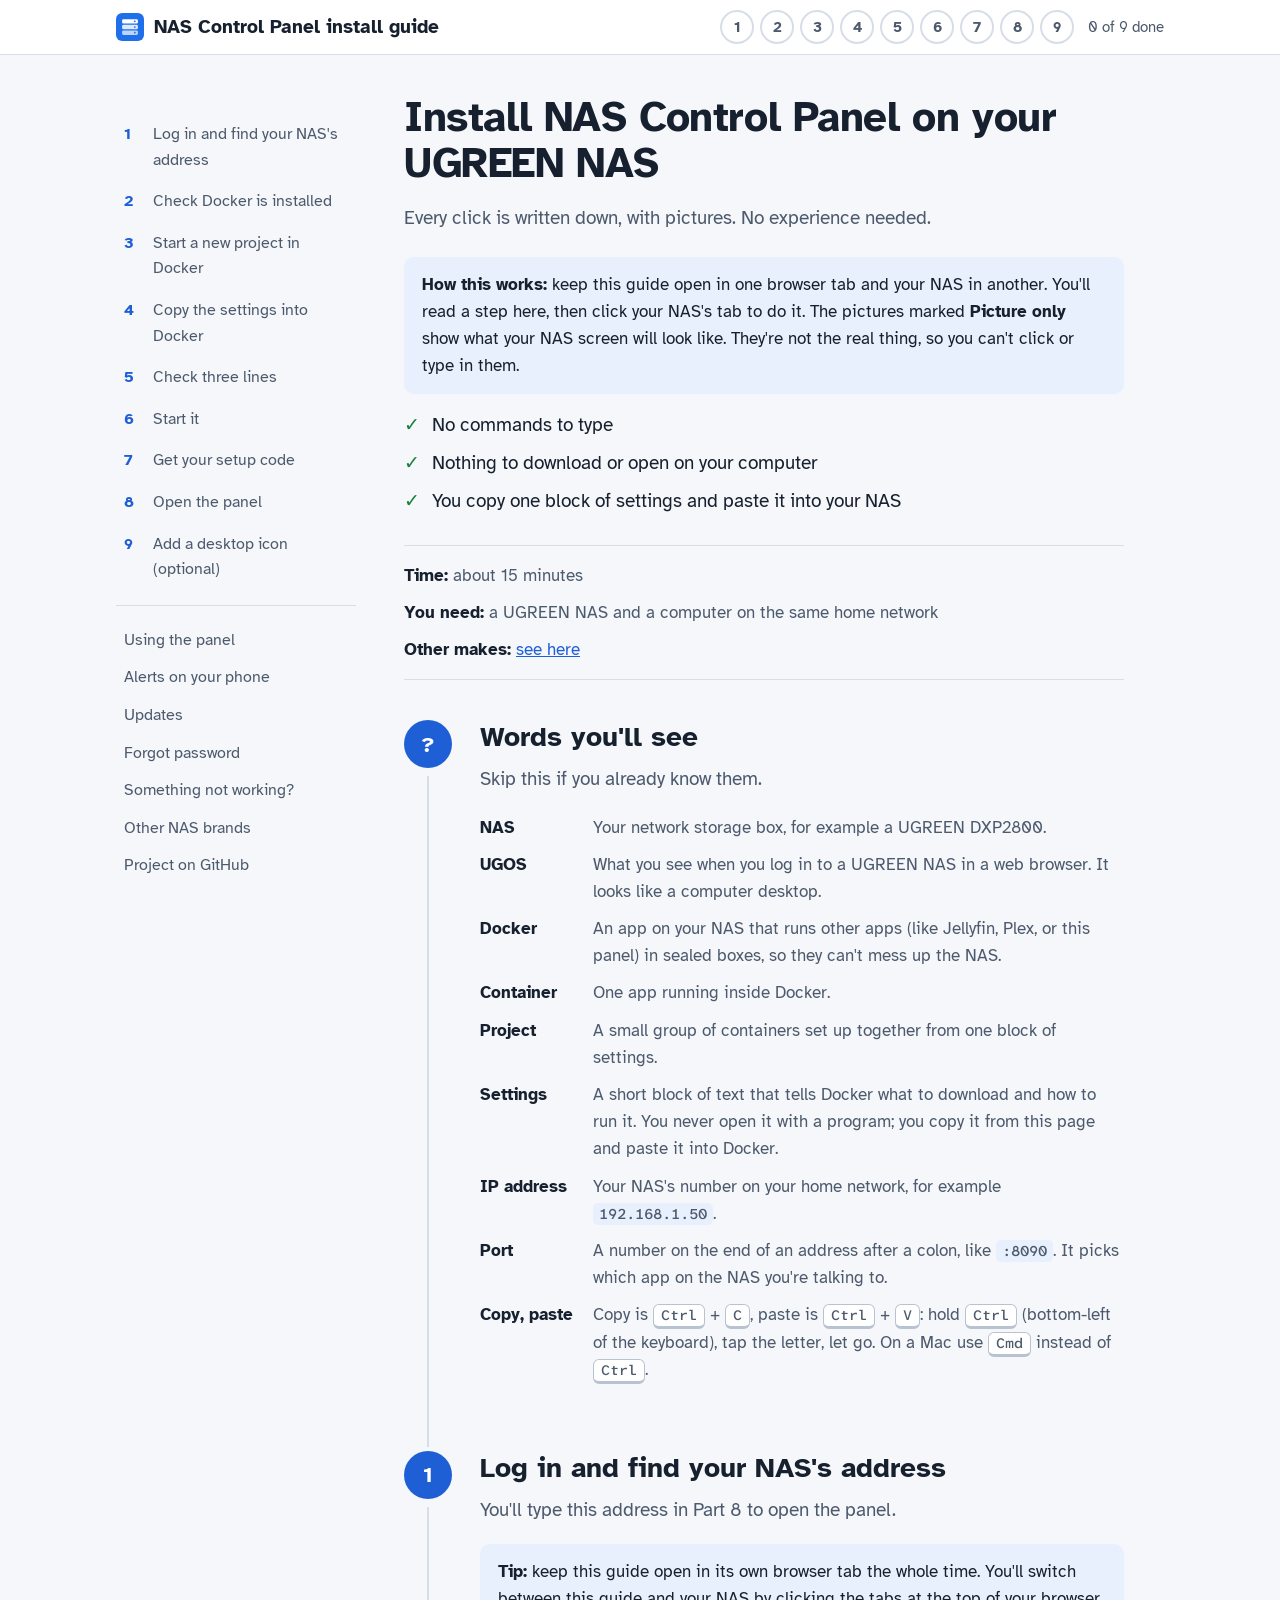
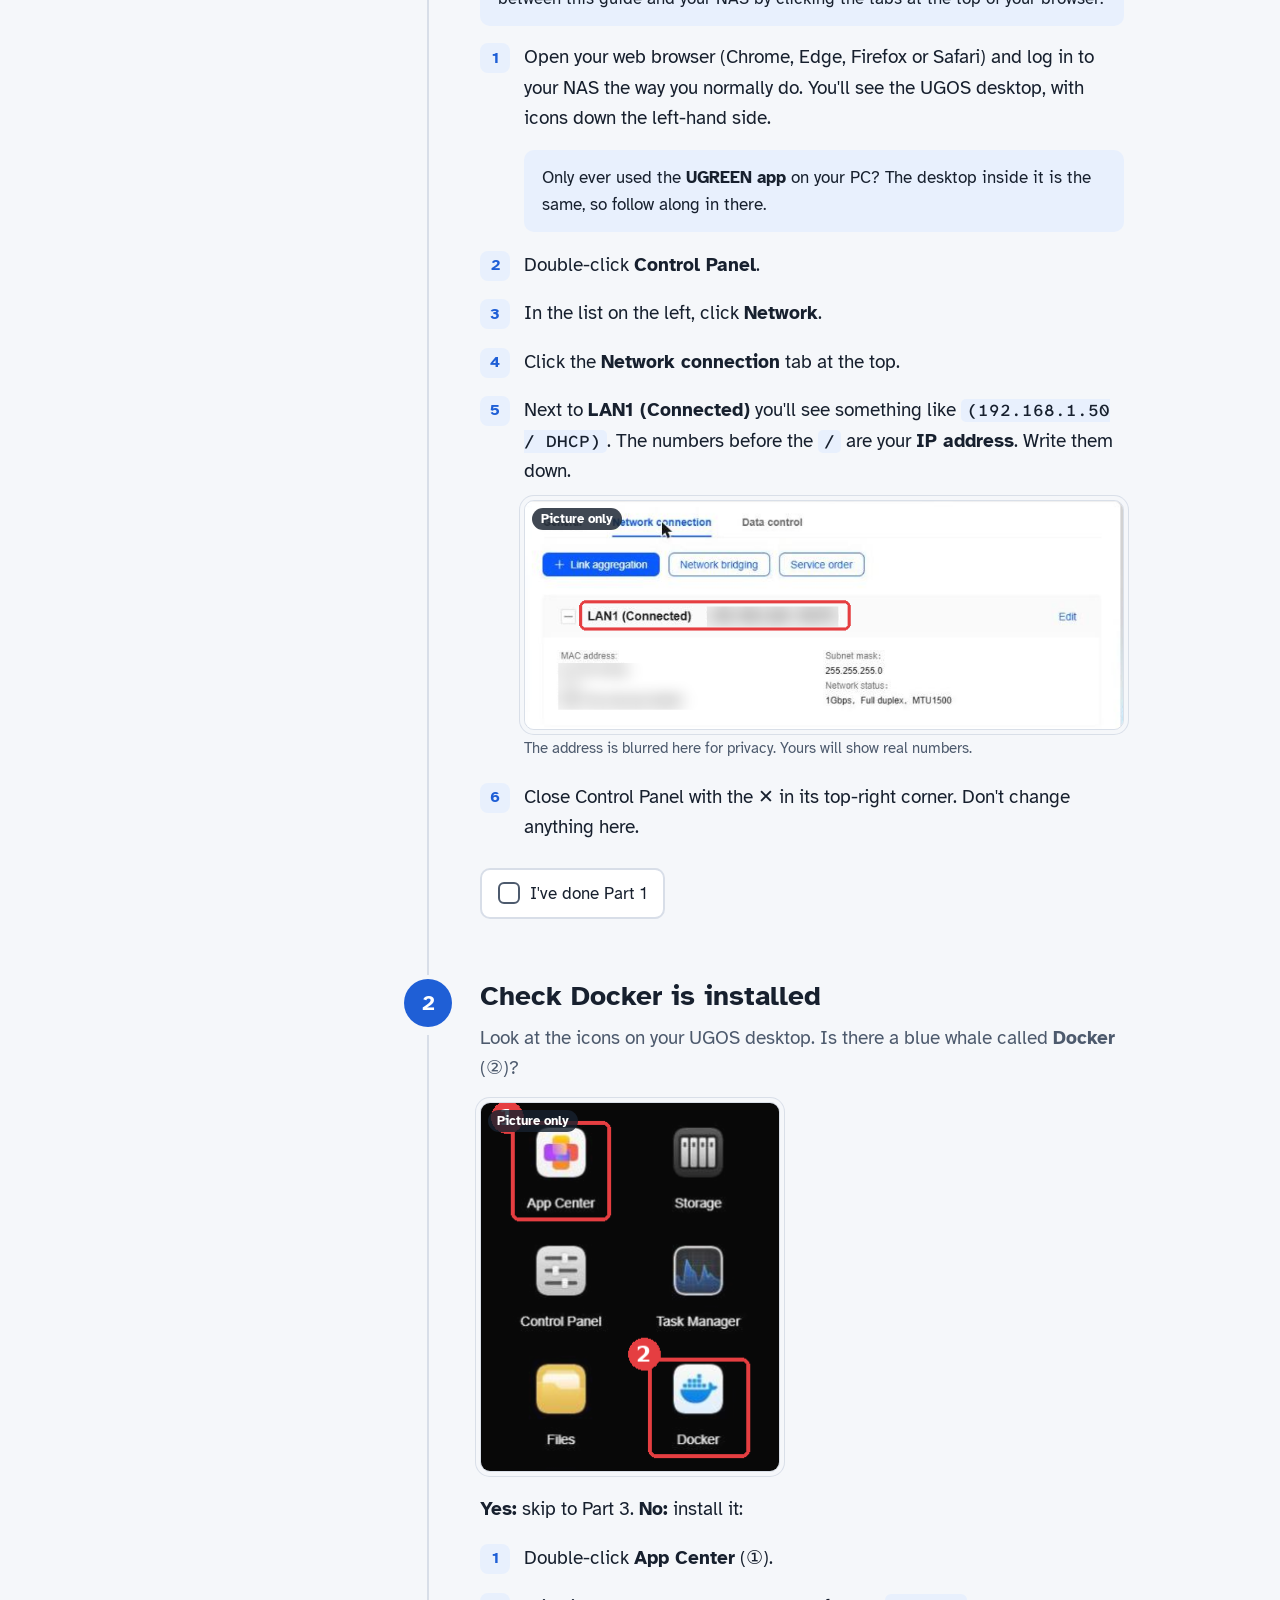
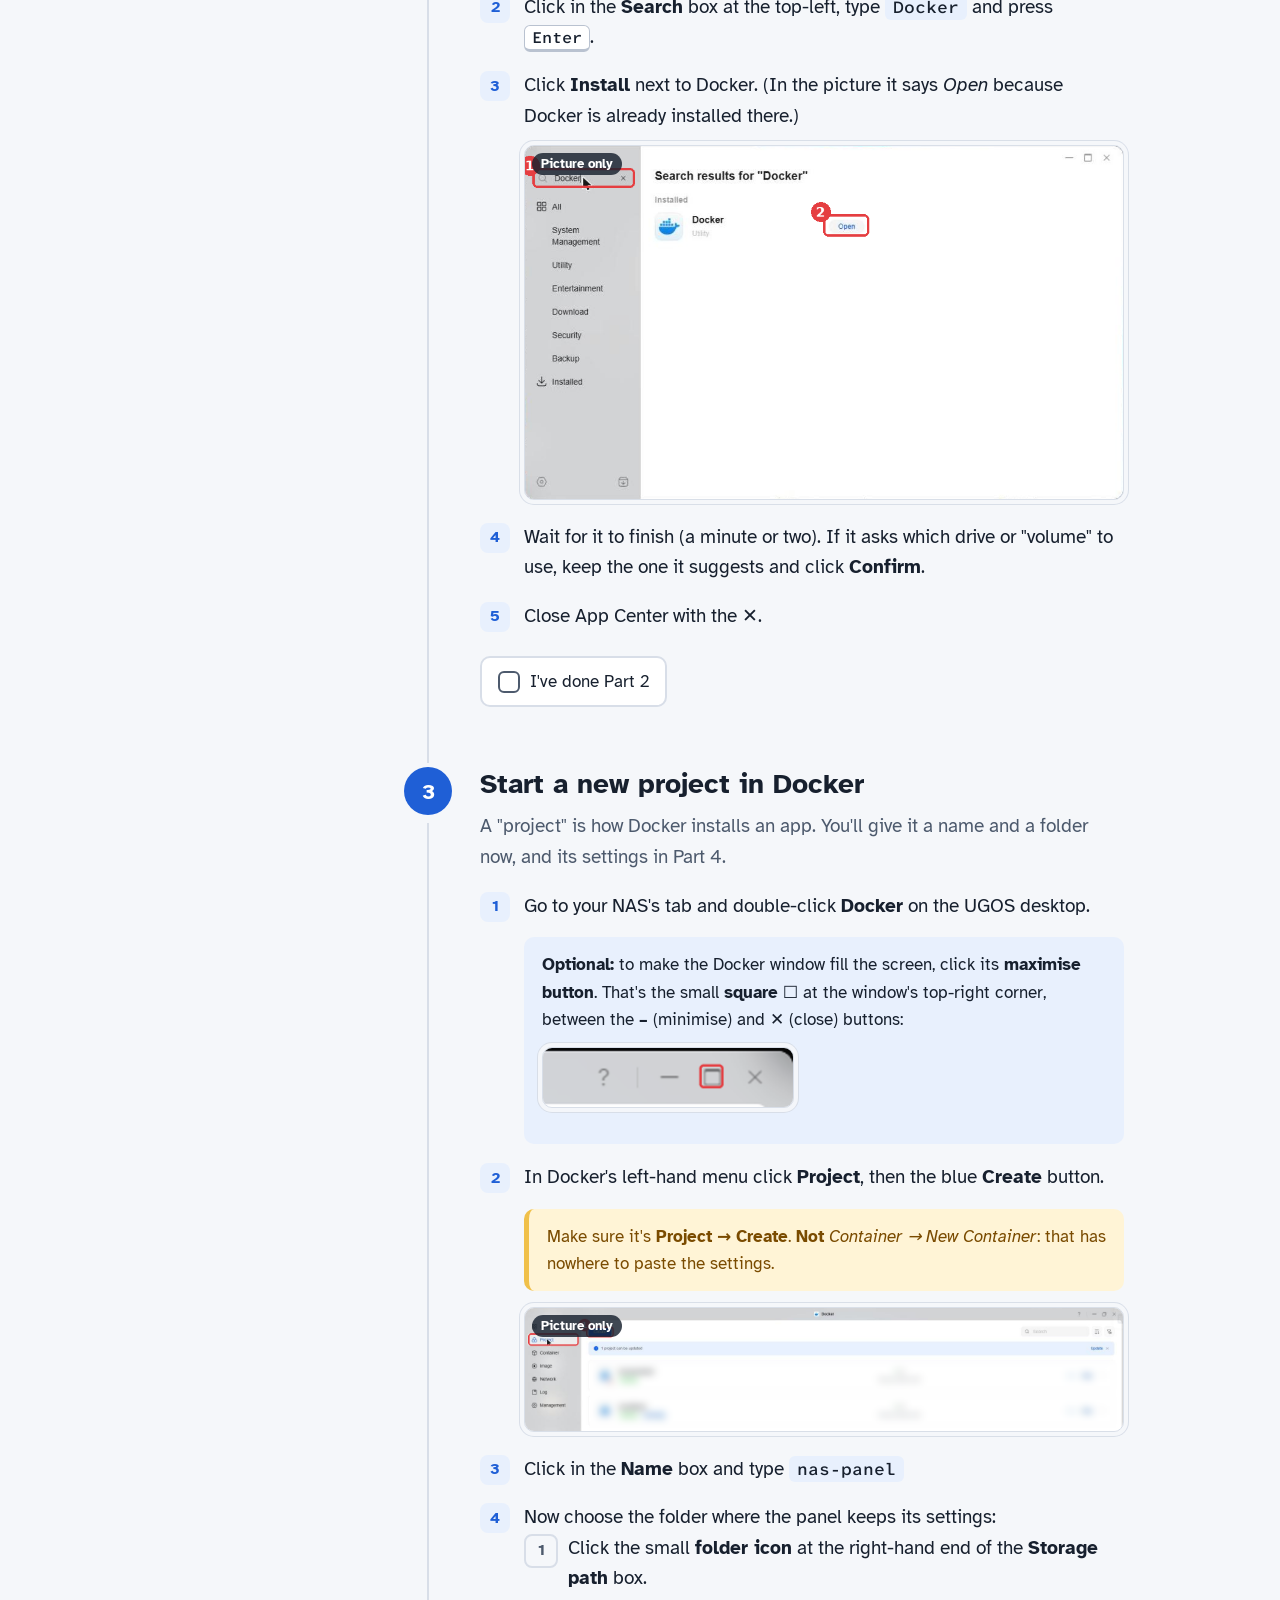
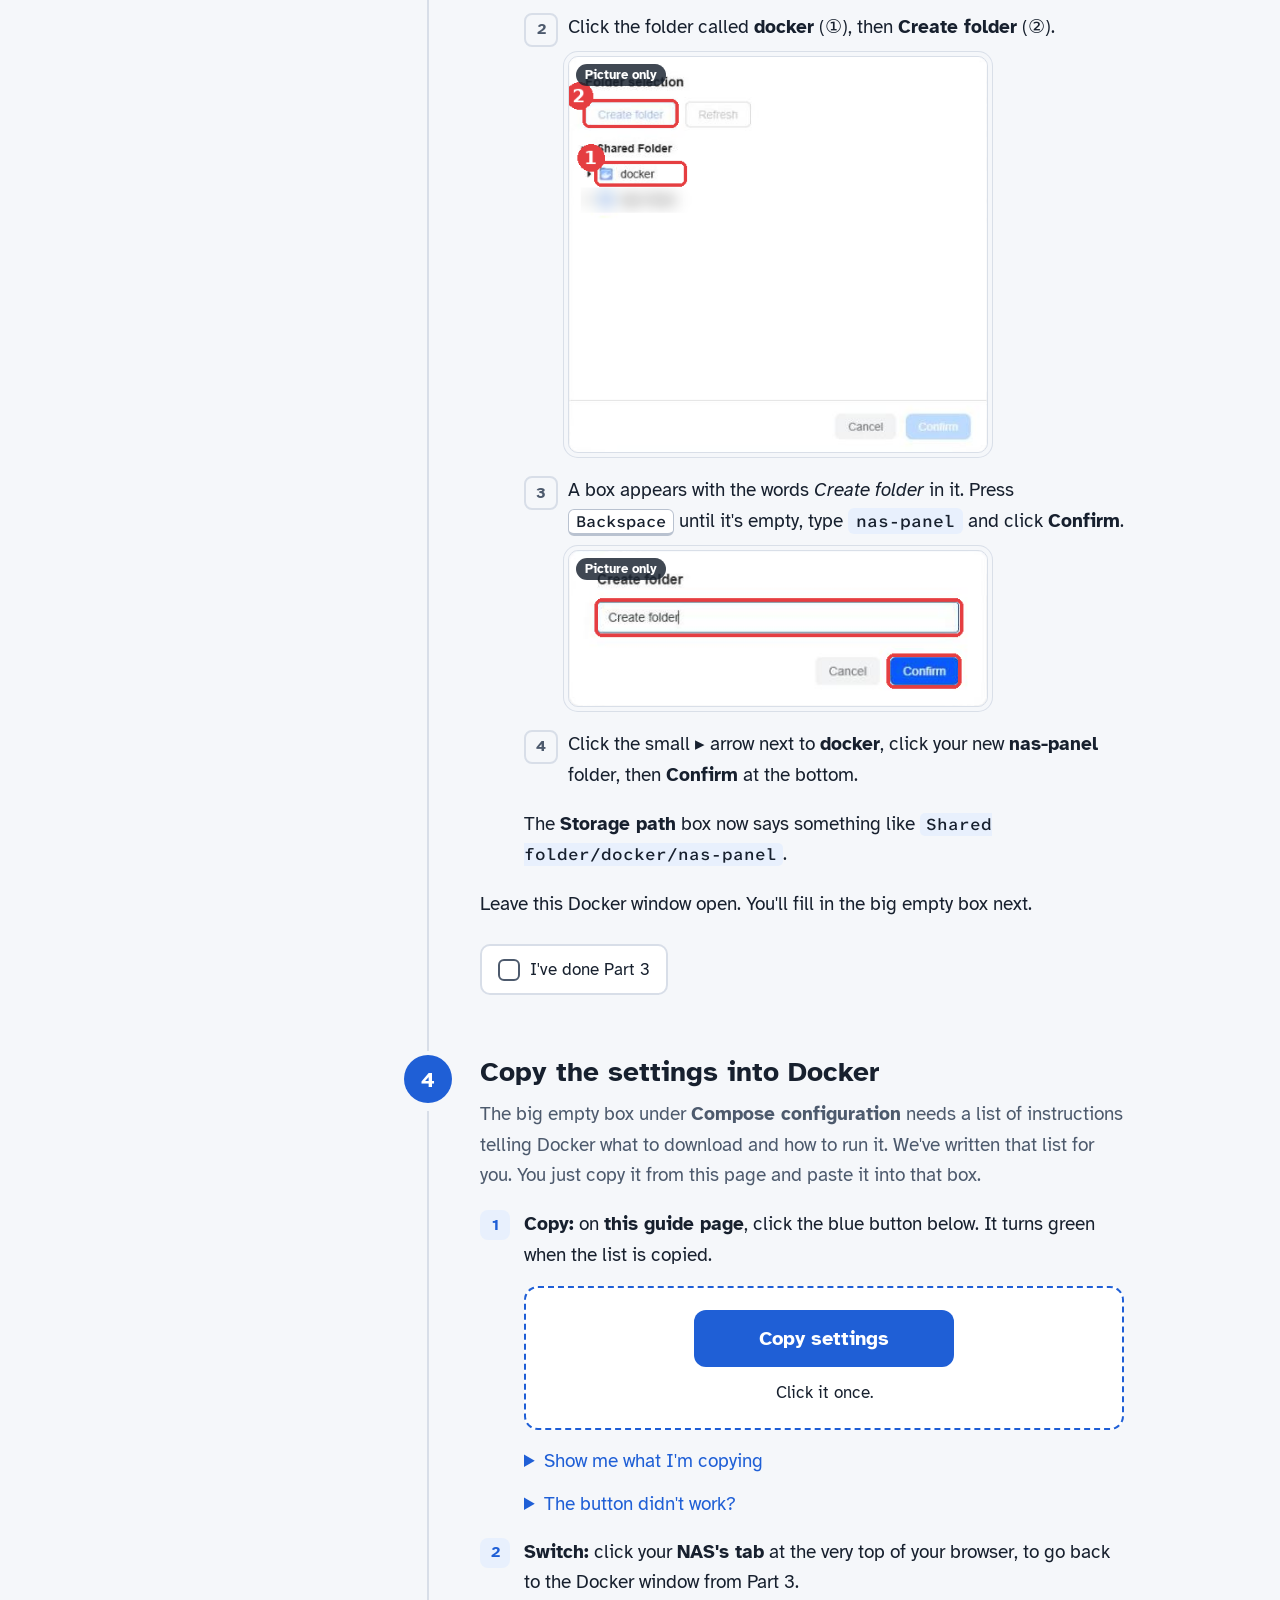
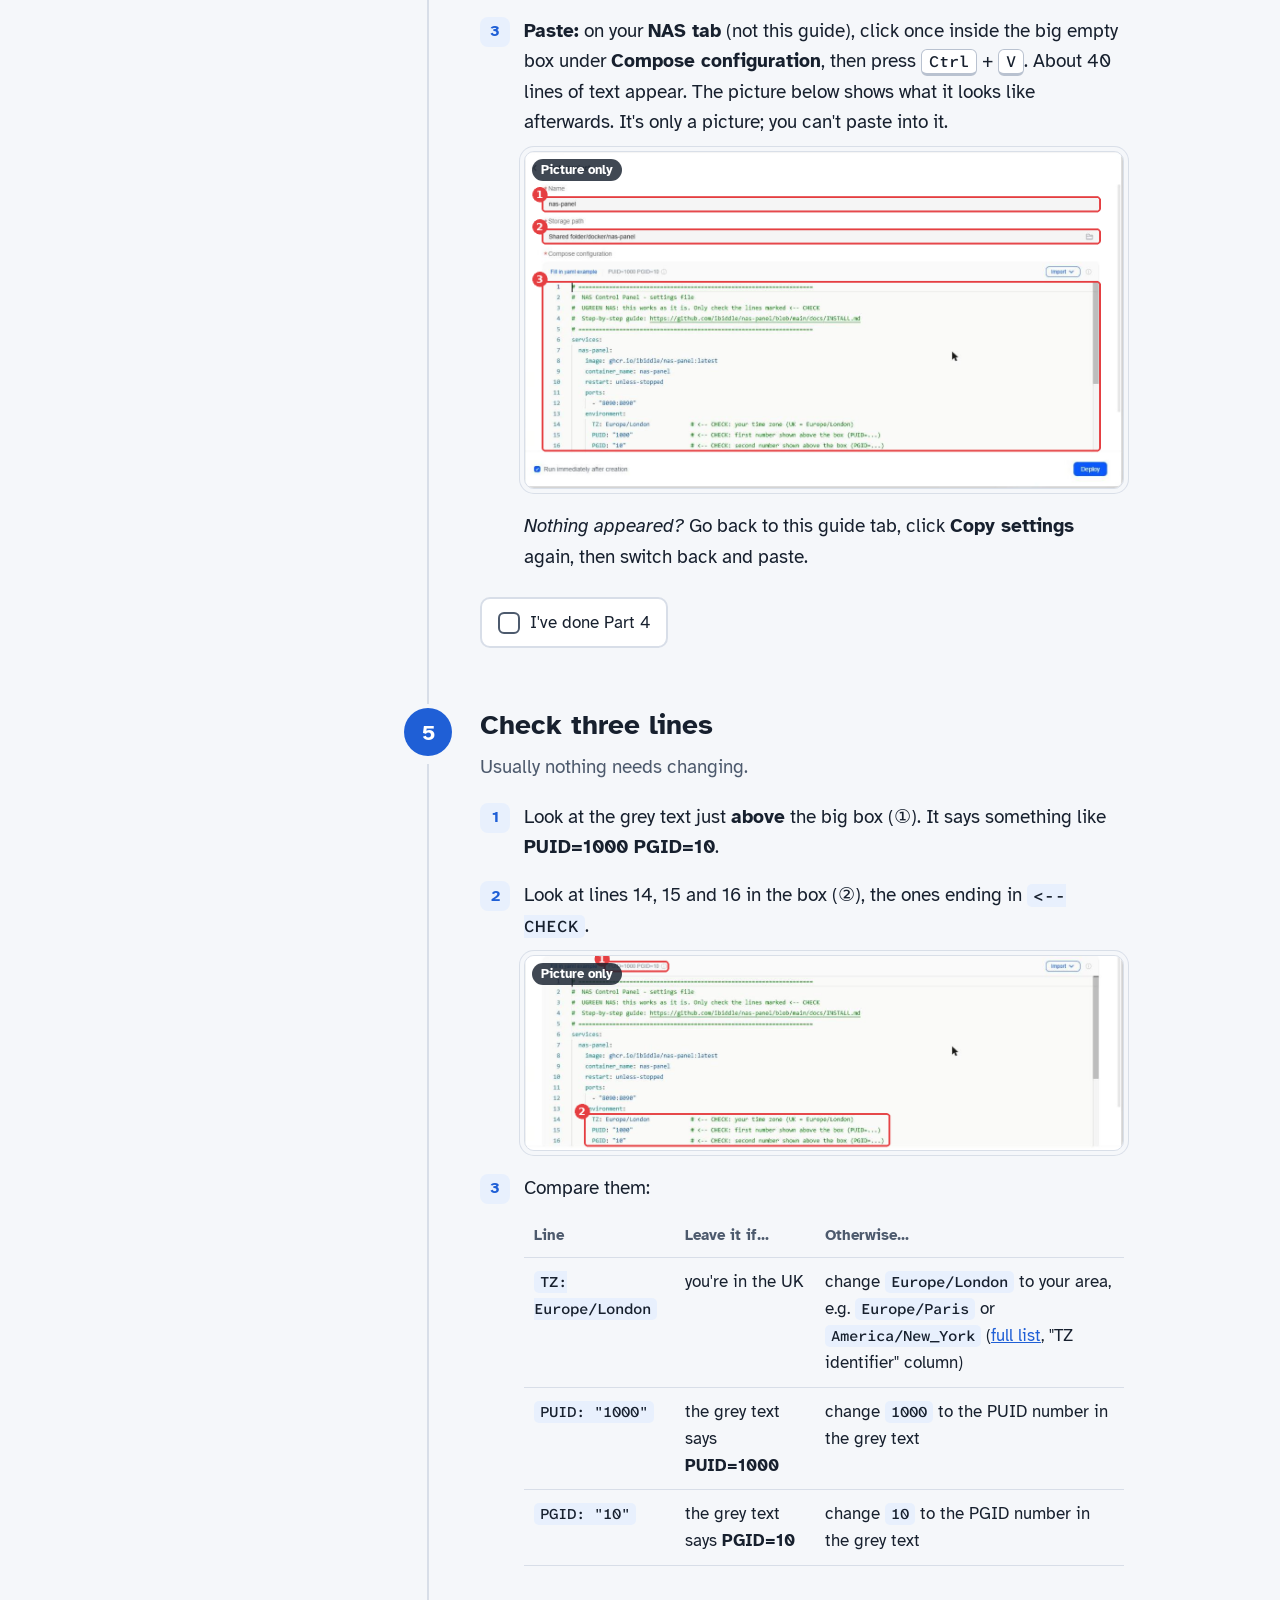
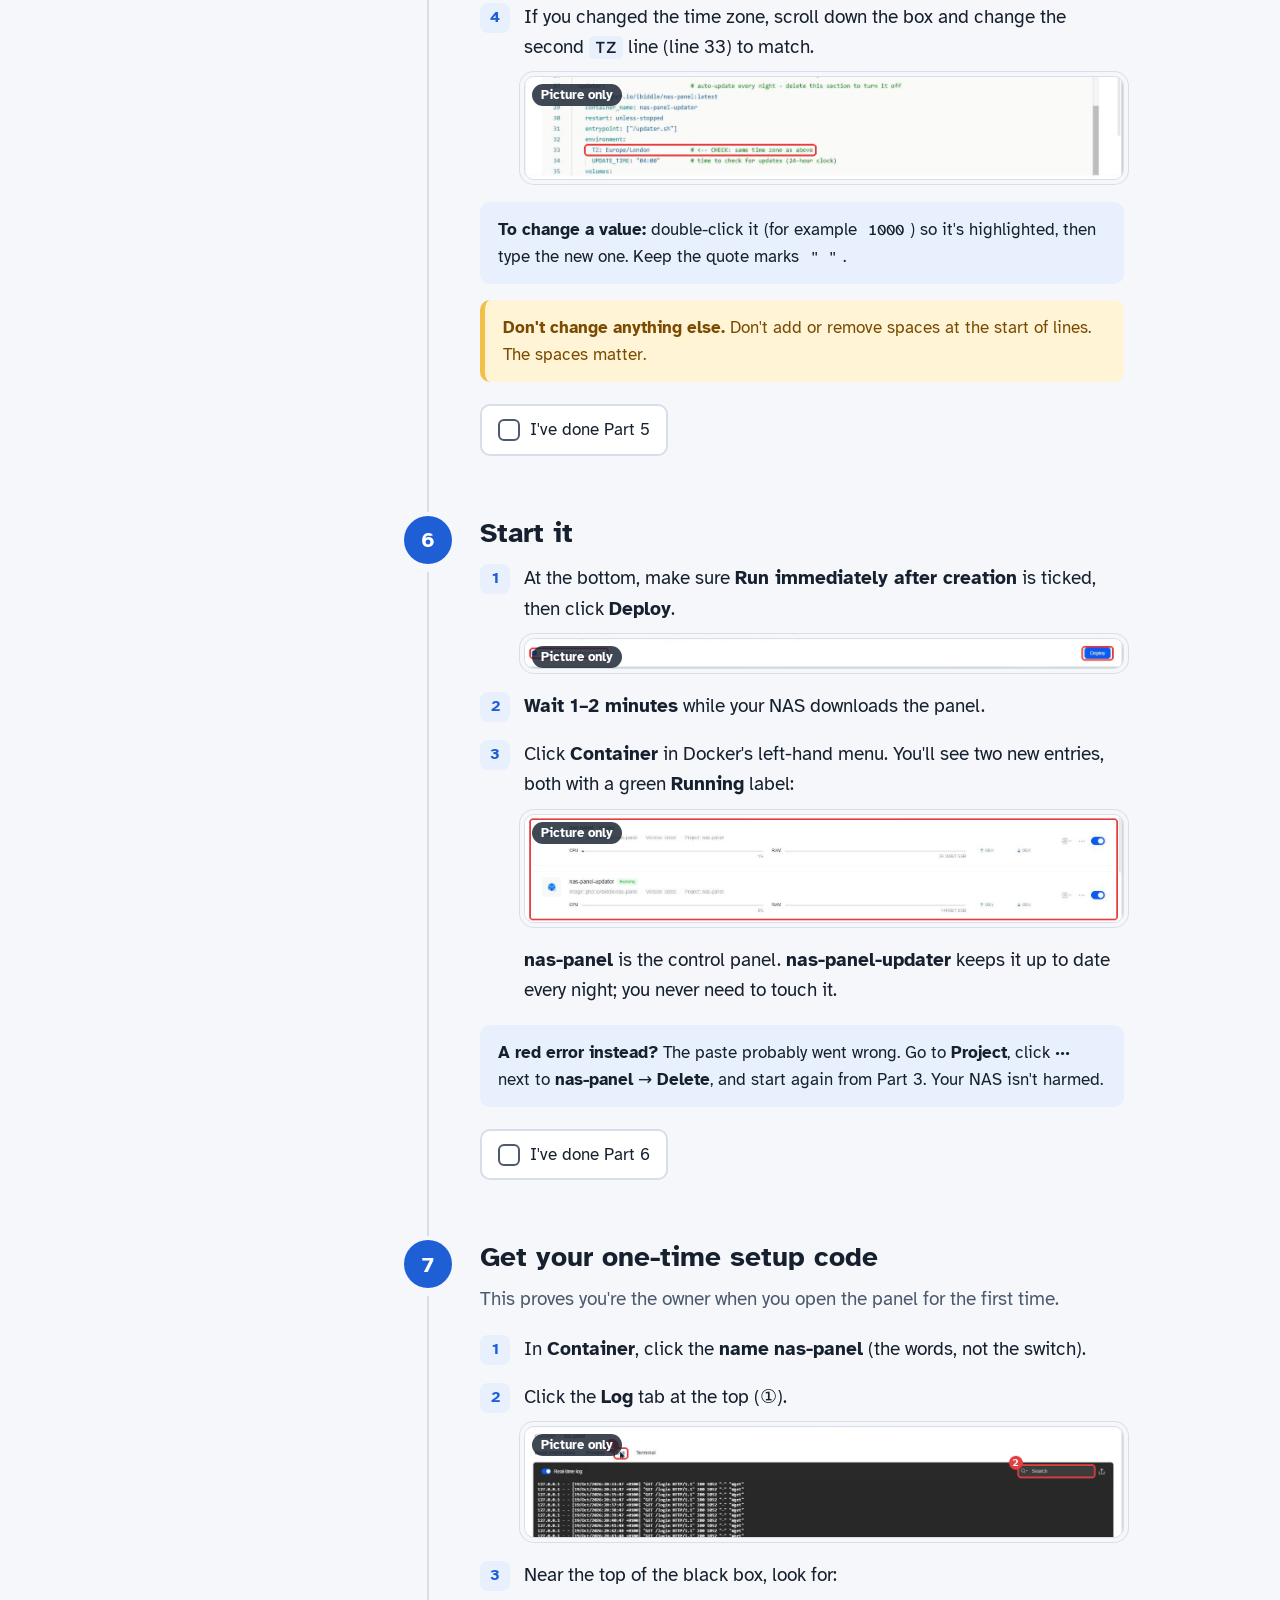
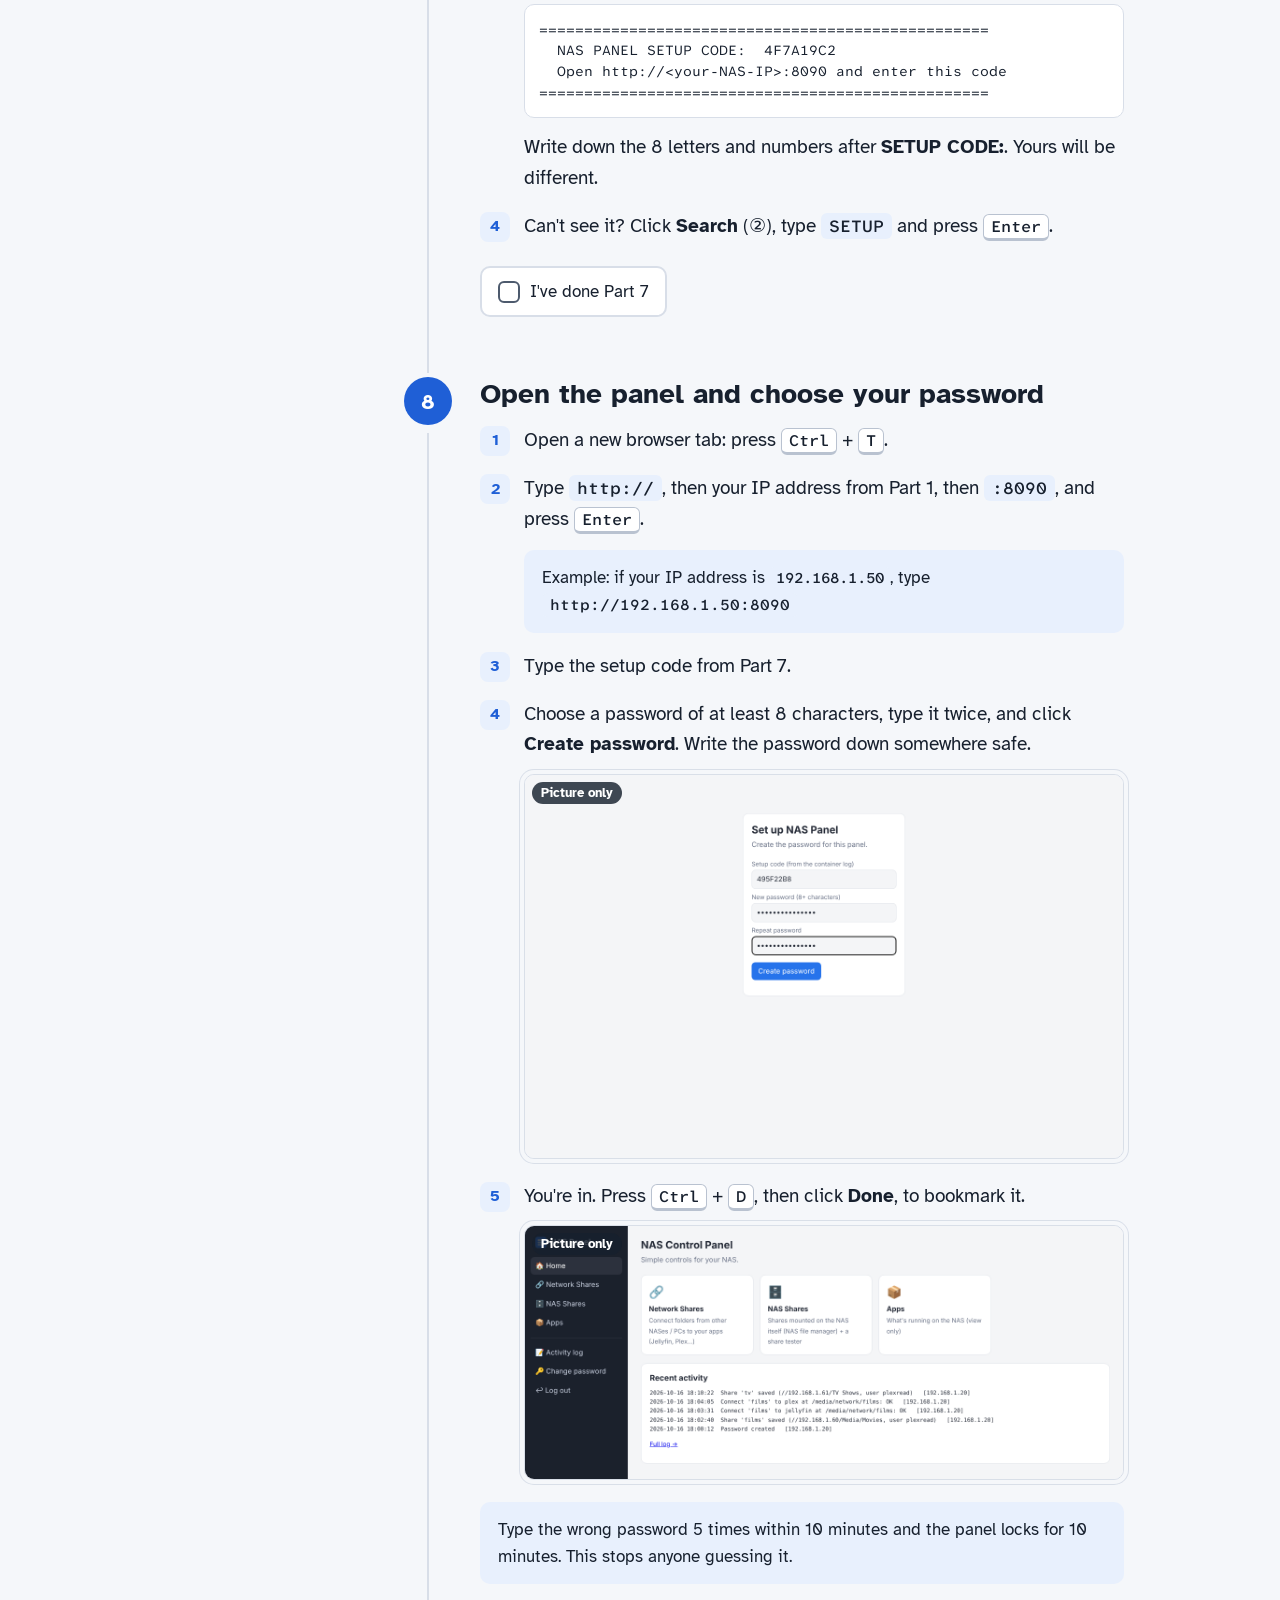
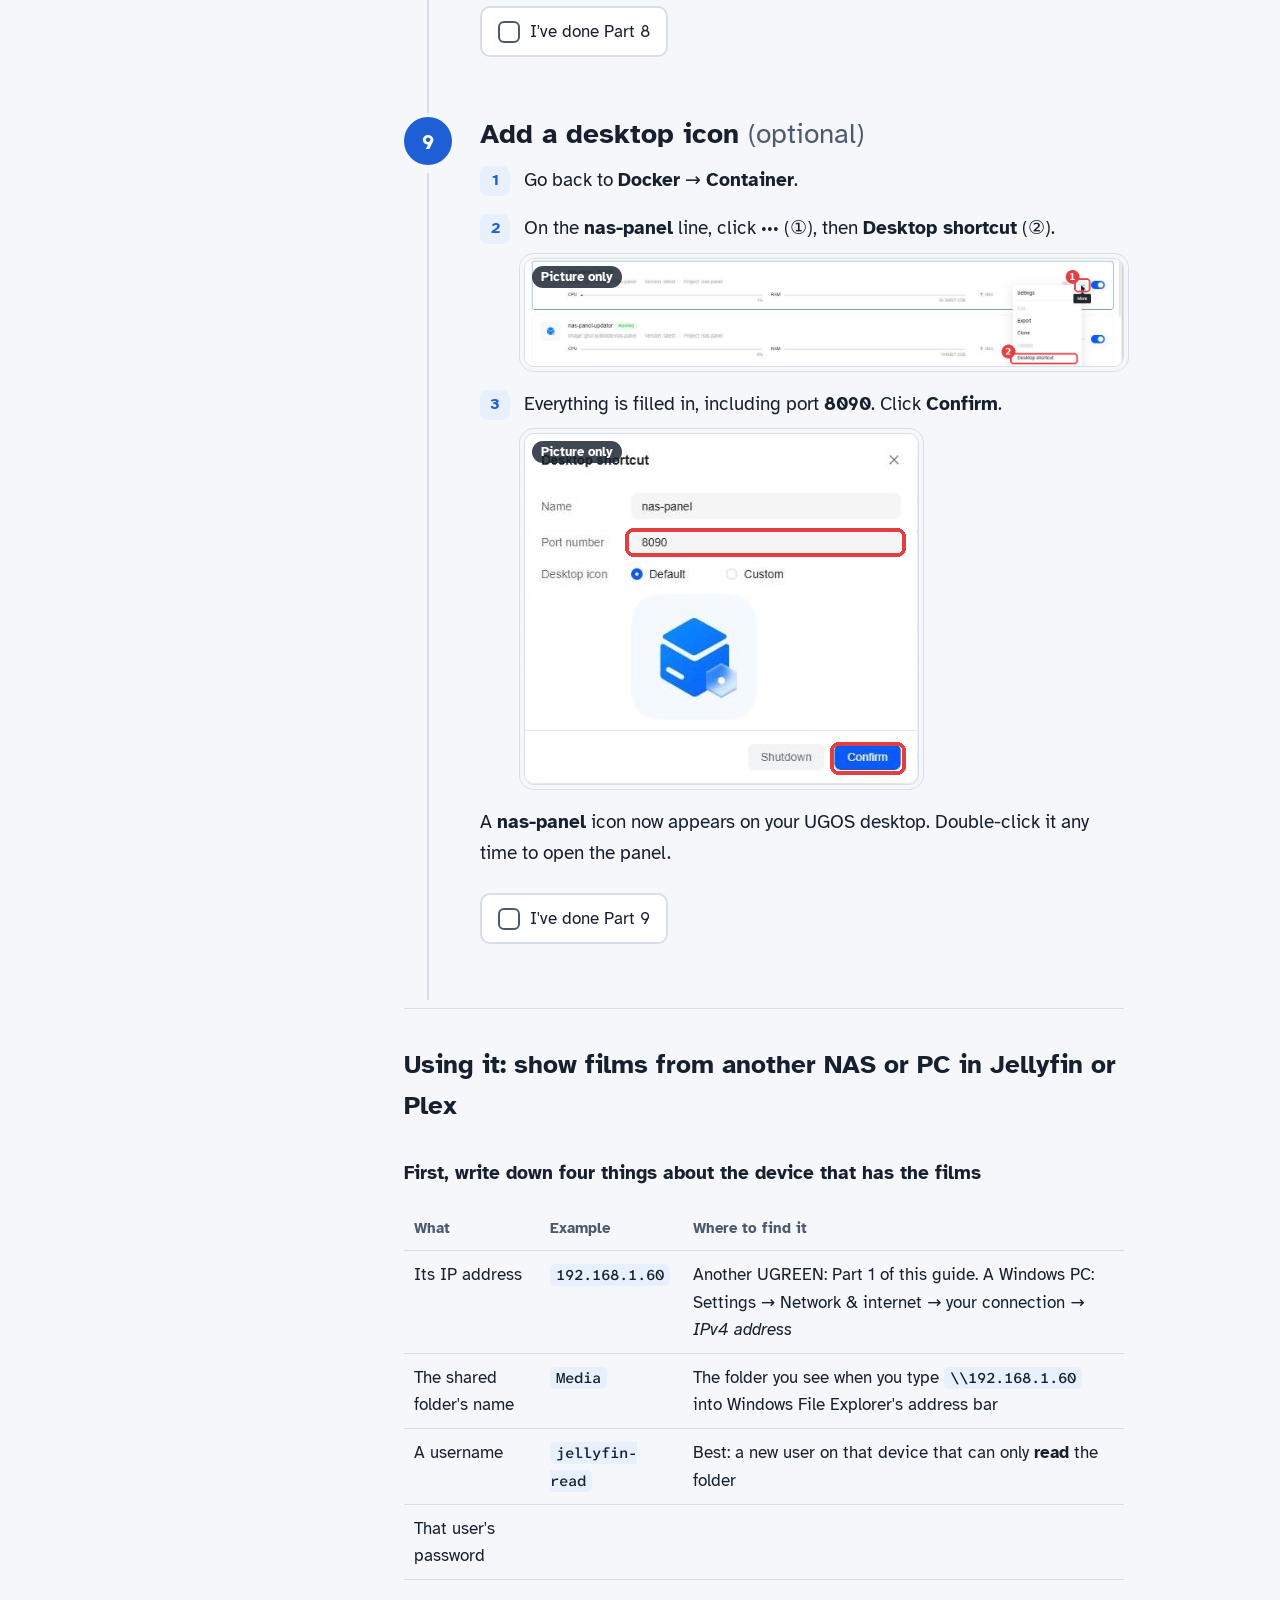
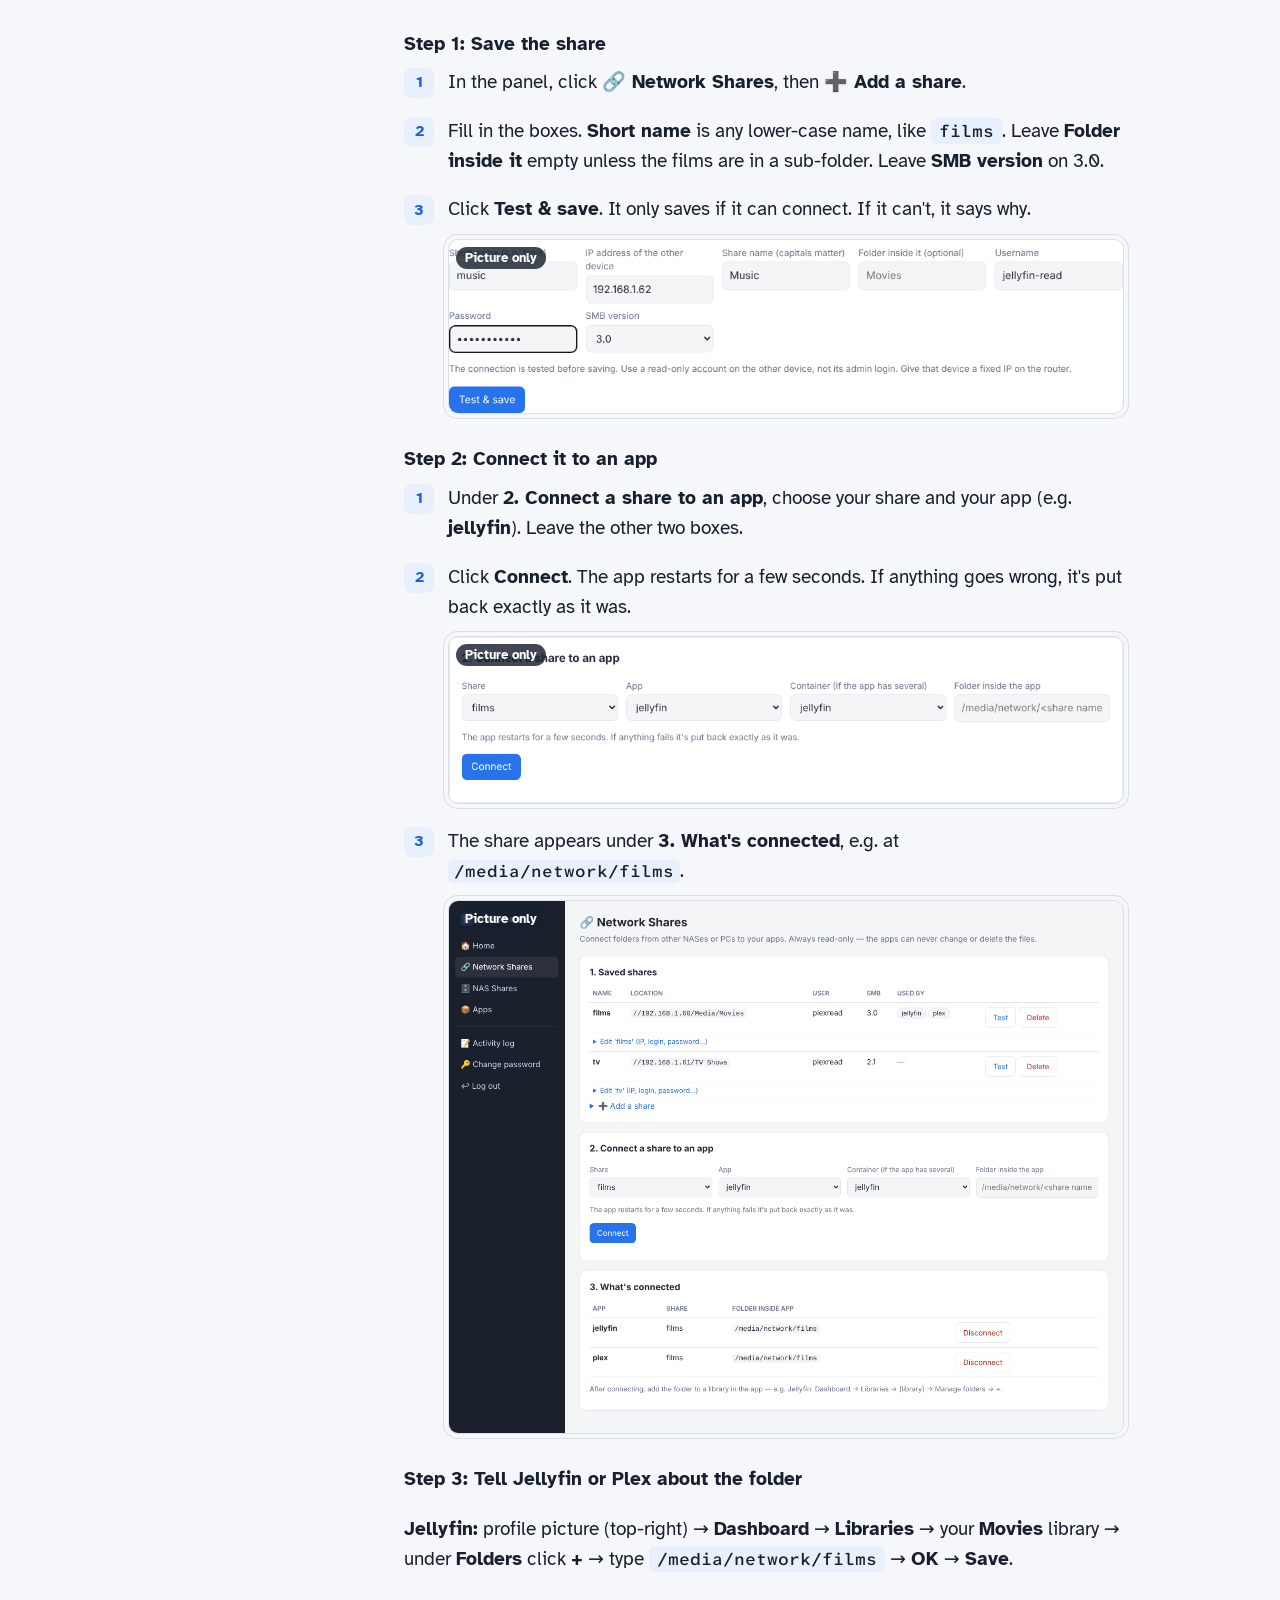
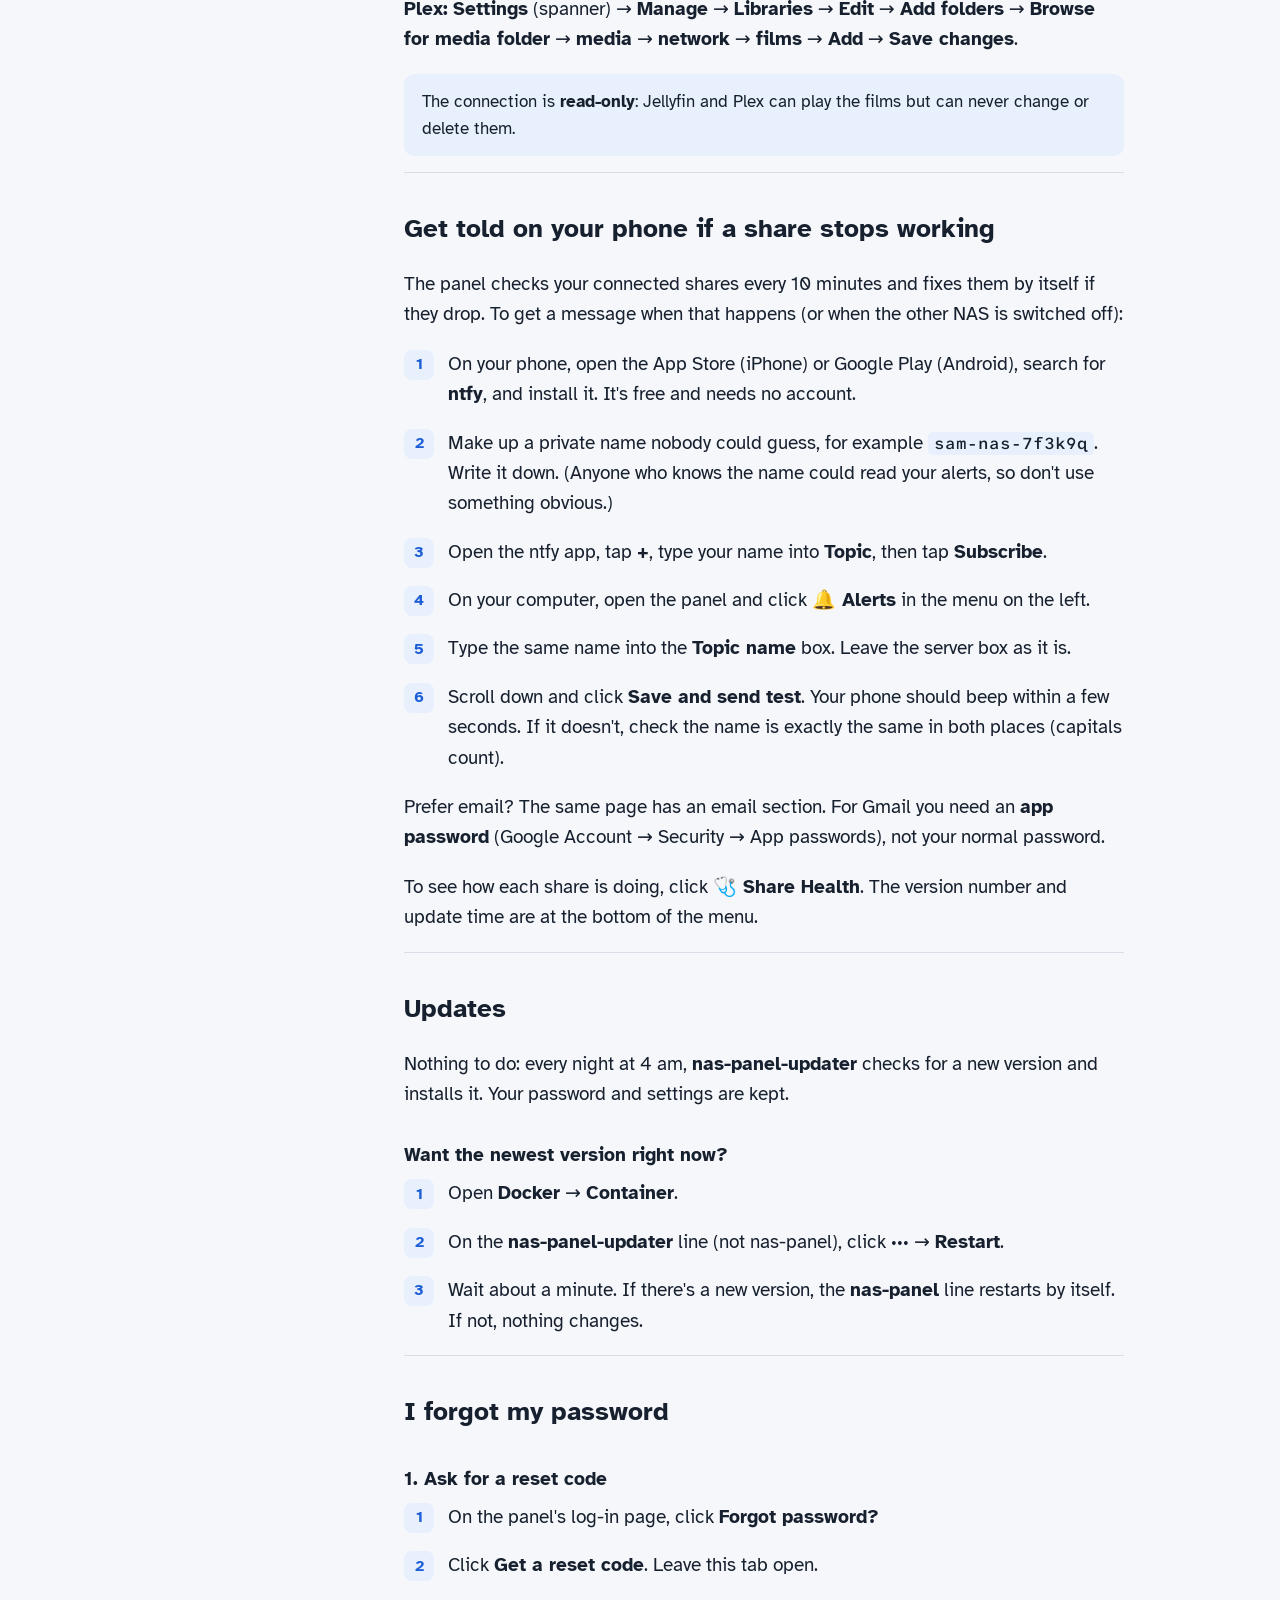
<file: docs/index.html>
<!doctype html>
<html lang="en">
<head>
<meta charset="utf-8">
<meta name="viewport" content="width=device-width, initial-scale=1">
<title>Install NAS Control Panel — step-by-step guide</title>
<meta name="description" content="Step-by-step guide to installing NAS Control Panel on a UGREEN NAS. No experience needed.">
<link rel="icon" href="img/icon.svg">
<link rel="preconnect" href="https://fonts.googleapis.com">
<link rel="preconnect" href="https://fonts.gstatic.com" crossorigin>
<link href="https://fonts.googleapis.com/css2?family=Atkinson+Hyperlegible:ital,wght@0,400;0,700;1,400&family=Atkinson+Hyperlegible+Mono:wght@500&display=swap" rel="stylesheet">
<style>
:root{
  --paper:#f5f7fa; --sheet:#ffffff; --ink:#17202e; --soft:#4d5a6d; --rule:#d8dee8;
  --blue:#1f5fd6; --blue-ink:#ffffff; --blue-wash:#e8f0fd;
  --done:#1a7f37; --done-wash:#e6f4ea;
  --warn:#7a4b00; --warn-wash:#fff4d6; --warn-edge:#f0c049;
  --key:#ffffff; --key-edge:#b9c2d0;
}
@media (prefers-color-scheme: dark){
  :root:not([data-theme="light"]){
    --paper:#10151d; --sheet:#171e29; --ink:#e7ecf3; --soft:#a6b1c2; --rule:#2c3646;
    --blue:#6ea0ff; --blue-ink:#0b1220; --blue-wash:#1b2a45;
    --done:#5fd17f; --done-wash:#16301f;
    --warn:#ffd37a; --warn-wash:#2e2512; --warn-edge:#8a6a1e;
    --key:#222b38; --key-edge:#47546a;
  }
}
*{box-sizing:border-box}
html{scroll-behavior:smooth;scroll-padding-top:84px}
@media (prefers-reduced-motion: reduce){html{scroll-behavior:auto}}
body{margin:0;background:var(--paper);color:var(--ink);font:19px/1.6 "Atkinson Hyperlegible",system-ui,sans-serif}
a{color:var(--blue)}
a:focus-visible,button:focus-visible,input:focus-visible,summary:focus-visible{outline:3px solid var(--blue);outline-offset:3px;border-radius:6px}
img{max-width:100%;height:auto}

/* ---------- top progress bar ---------- */
.bar{position:sticky;top:0;z-index:10;background:var(--sheet);border-bottom:1px solid var(--rule)}
.bar-in{max-width:1080px;margin:0 auto;padding:10px 16px;display:flex;align-items:center;gap:14px;flex-wrap:wrap}
.bar-title{font-weight:700;margin-right:auto;display:flex;align-items:center;gap:10px;text-decoration:none;color:var(--ink)}
.bar-title img{width:28px;height:28px}
.dots{display:flex;gap:6px;list-style:none;margin:0;padding:0;flex-wrap:wrap}
.dots a{display:grid;place-items:center;width:34px;height:34px;border-radius:50%;border:2px solid var(--rule);color:var(--soft);text-decoration:none;font-weight:700;font-size:15px;background:var(--sheet)}
.dots a:hover{border-color:var(--blue);color:var(--blue)}
.dots a.is-done{background:var(--done);border-color:var(--done);color:#fff}
.bar-count{font-size:15px;color:var(--soft);white-space:nowrap}

/* ---------- page ---------- */
.page{max-width:1080px;margin:0 auto;padding:0 16px 80px;display:grid;grid-template-columns:240px minmax(0,1fr);gap:48px}
.toc{position:sticky;top:76px;align-self:start;padding-top:40px;font-size:16px}
.toc ol{list-style:none;margin:0;padding:0}
.toc li{margin:0 0 4px}
.toc a{display:flex;gap:10px;align-items:baseline;padding:6px 8px;border-radius:8px;text-decoration:none;color:var(--soft)}
.toc a:hover{background:var(--blue-wash);color:var(--ink)}
.toc .n{font-weight:700;min-width:1.2em;color:var(--blue)}
.toc .is-done .n{color:var(--done)}
.toc .extra{margin-top:16px;padding-top:16px;border-top:1px solid var(--rule)}
main{min-width:0;padding-top:40px;max-width:720px}

h1{font-size:2.6rem;line-height:1.1;margin:0 0 .4em;letter-spacing:-.01em}
.lede{font-size:1.2rem;color:var(--soft);margin:0 0 1.2em}
.promise{list-style:none;margin:0 0 28px;padding:0;display:grid;gap:8px}
.promise li{display:flex;gap:12px;align-items:baseline}
.promise li::before{content:"✓";font-weight:700;color:var(--done)}
.facts{display:flex;flex-wrap:wrap;gap:10px 24px;font-size:17px;color:var(--soft);margin:0 0 40px;padding:16px 0;border-top:1px solid var(--rule);border-bottom:1px solid var(--rule)}
.facts b{color:var(--ink)}

/* ---------- parts: a numbered rail ---------- */
.part{position:relative;padding:0 0 56px 76px}
.part::before{content:"";position:absolute;left:23px;top:56px;bottom:0;width:2px;background:var(--rule)}
.part:last-of-type::before{display:none}
.part-num{position:absolute;left:0;top:0;width:48px;height:48px;border-radius:50%;display:grid;place-items:center;font-size:22px;font-weight:700;background:var(--blue);color:var(--blue-ink)}
.part.is-done .part-num{background:var(--done);color:#fff}
.part.is-done .part-num::after{content:"✓";position:absolute;right:-4px;bottom:-4px;width:20px;height:20px;border-radius:50%;background:var(--sheet);color:var(--done);font-size:13px;display:grid;place-items:center;border:2px solid var(--done)}
.part h2{font-size:1.75rem;line-height:1.2;margin:4px 0 .5em}
.part .why{color:var(--soft);margin:-.2em 0 1em}
h3{font-size:1.2rem;margin:1.6em 0 .4em}

.steps{counter-reset:s;list-style:none;margin:0 0 1em;padding:0}
.steps>li{counter-increment:s;position:relative;padding:0 0 0 44px;margin:0 0 18px}
.steps>li::before{content:counter(s);position:absolute;left:0;top:1px;width:30px;height:30px;border-radius:8px;background:var(--blue-wash);color:var(--blue);font-weight:700;font-size:16px;display:grid;place-items:center}
.steps .steps>li::before{background:transparent;border:2px solid var(--rule);color:var(--soft)}

/* things you type, keys, on-screen labels */
kbd{font:500 .85em "Atkinson Hyperlegible Mono",ui-monospace,monospace;background:var(--key);border:1px solid var(--key-edge);border-bottom-width:3px;border-radius:6px;padding:1px 7px;white-space:nowrap}
.type{font:500 .9em "Atkinson Hyperlegible Mono",ui-monospace,monospace;background:var(--blue-wash);color:var(--ink);padding:2px 8px;border-radius:6px;white-space:nowrap}
.ui{font-weight:700}
code{font:500 .88em "Atkinson Hyperlegible Mono",ui-monospace,monospace;background:var(--blue-wash);padding:1px 6px;border-radius:5px}

/* pictures */
figure{margin:14px 0 22px}
figure button{all:unset;cursor:zoom-in;display:block;border-radius:10px}
figure img{display:block;border:1px solid var(--rule);border-radius:10px;background:#fff}
figcaption{font-size:15px;color:var(--soft);margin-top:6px}


/* label every screenshot as a picture so nobody tries to type into it */
figure button{position:relative}
figure button::after{content:"Picture only";position:absolute;top:8px;left:8px;background:rgba(23,32,46,.82);color:#fff;font:700 13px "Atkinson Hyperlegible",sans-serif;padding:3px 9px;border-radius:999px;pointer-events:none}
figure img{opacity:.97;box-shadow:0 0 0 4px var(--paper),0 0 0 5px var(--rule)}

/* notes */
.note,.stop{border-radius:10px;padding:14px 18px;margin:16px 0;font-size:17px}
.note{background:var(--blue-wash)}
.stop{background:var(--warn-wash);color:var(--warn);border-left:5px solid var(--warn-edge)}
.stop b,.note b{color:inherit}

/* done toggle */
.done-btn{display:inline-flex;align-items:center;gap:10px;margin-top:6px;font:inherit;font-size:17px;padding:10px 16px;border-radius:10px;border:2px solid var(--rule);background:var(--sheet);color:var(--ink);cursor:pointer}
.done-btn:hover{border-color:var(--done)}
.done-btn .box{width:22px;height:22px;border-radius:6px;border:2px solid var(--soft);display:grid;place-items:center;font-size:14px}
.part.is-done .done-btn{border-color:var(--done);background:var(--done-wash)}
.part.is-done .done-btn .box{background:var(--done);border-color:var(--done);color:#fff}
.part.is-done .done-btn .box::before{content:"✓"}

/* the big copy button */
.copy-zone{background:var(--sheet);border:2px dashed var(--blue);border-radius:14px;padding:22px;margin:16px 0;text-align:center}
.copy-btn{font:700 1.25rem "Atkinson Hyperlegible",sans-serif;background:var(--blue);color:var(--blue-ink);border:0;border-radius:12px;padding:16px 28px;cursor:pointer;min-width:260px}
.copy-btn:hover{filter:brightness(1.08)}
.copy-btn.ok{background:var(--done);color:#fff}
.copy-msg{margin:12px 0 0;font-size:17px;min-height:1.6em}
details{margin:12px 0}
summary{cursor:pointer;color:var(--blue)}
pre{background:var(--sheet);border:1px solid var(--rule);border-radius:10px;padding:14px;overflow:auto;font:14px/1.5 "Atkinson Hyperlegible Mono",ui-monospace,monospace;text-align:left;max-height:340px}

/* tables */
.tbl{width:100%;border-collapse:collapse;font-size:17px;margin:10px 0 18px}
.tbl th,.tbl td{text-align:left;vertical-align:top;padding:10px 10px;border-bottom:1px solid var(--rule)}
.tbl th{font-weight:700;color:var(--soft);font-size:15px}
.tblwrap{overflow-x:auto}
dl.words{display:grid;grid-template-columns:max-content 1fr;gap:10px 20px;margin:0 0 8px;font-size:17px}
dl.words dt{font-weight:700}
dl.words dd{margin:0;color:var(--soft)}

.after{border-top:1px solid var(--rule);padding-top:36px;margin-top:8px}
.after h2{font-size:1.6rem;margin:0 0 .5em}
footer{color:var(--soft);font-size:15px;margin-top:40px}

/* lightbox */
dialog{border:0;padding:0;background:transparent;max-width:96vw;max-height:94vh}
dialog::backdrop{background:rgba(10,14,20,.85)}
dialog img{max-width:96vw;max-height:88vh;border-radius:8px;background:#fff;display:block}
dialog form{text-align:center;margin-top:10px}
dialog button{font:inherit;padding:8px 18px;border-radius:8px;border:0;cursor:pointer}

@media (max-width:900px){
  .page{grid-template-columns:1fr;gap:0}
  .toc{display:none}
  h1{font-size:2rem}
  .part{padding-left:60px}
  .part-num{width:40px;height:40px;font-size:19px}
  .part::before{left:19px;top:48px}
  .bar-count{display:none}
  dl.words{grid-template-columns:1fr}
  dl.words dd{margin-bottom:8px}
}
@media (max-width:520px){ .dots a{width:28px;height:28px;font-size:13px} body{font-size:18px} }
</style>
</head>
<body>

<header class="bar">
  <div class="bar-in">
    <a class="bar-title" href="#top"><img src="img/icon.svg" alt="">NAS Control Panel install guide</a>
    <ol class="dots" id="dots" aria-label="Parts"></ol>
    <span class="bar-count" id="count"></span>
  </div>
</header>

<div class="page" id="top">
  <nav class="toc" aria-label="Contents">
    <ol id="toc"></ol>
    <div class="extra">
      <a href="#using">Using the panel</a>
      <a href="#alerts">Alerts on your phone</a>
      <a href="#updates">Updates</a>
      <a href="#forgot">Forgot password</a>
      <a href="#problems">Something not working?</a>
      <a href="#brands">Other NAS brands</a>
      <a href="https://github.com/ibiddle/nas-panel">Project on GitHub</a>
    </div>
  </nav>

<main>
  <h1>Install NAS Control Panel on your UGREEN NAS</h1>
  <p class="lede">Every click is written down, with pictures. No experience needed.</p>
  <div class="note"><b>How this works:</b> keep this guide open in one browser tab and your NAS in another. You'll read a step here, then click your NAS's tab to do it. The pictures marked <b>Picture only</b> show what your NAS screen will look like. They're not the real thing, so you can't click or type in them.</div>
  <ul class="promise">
    <li>No commands to type</li>
    <li>Nothing to download or open on your computer</li>
    <li>You copy one block of settings and paste it into your NAS</li>
  </ul>
  <p class="facts"><span><b>Time:</b> about 15 minutes</span><span><b>You need:</b> a UGREEN NAS and a computer on the same home network</span><span><b>Other makes:</b> <a href="#brands">see here</a></span></p>

  <section class="part" id="words">
    <div class="part-num" aria-hidden="true">?</div>
    <h2>Words you'll see</h2>
    <p class="why">Skip this if you already know them.</p>
    <dl class="words">
      <dt>NAS</dt><dd>Your network storage box, for example a UGREEN DXP2800.</dd>
      <dt>UGOS</dt><dd>What you see when you log in to a UGREEN NAS in a web browser. It looks like a computer desktop.</dd>
      <dt>Docker</dt><dd>An app on your NAS that runs other apps (like Jellyfin, Plex, or this panel) in sealed boxes, so they can't mess up the NAS.</dd>
      <dt>Container</dt><dd>One app running inside Docker.</dd>
      <dt>Project</dt><dd>A small group of containers set up together from one block of settings.</dd>
      <dt>Settings</dt><dd>A short block of text that tells Docker what to download and how to run it. You never open it with a program; you copy it from this page and paste it into Docker.</dd>
      <dt>IP address</dt><dd>Your NAS's number on your home network, for example <code>192.168.1.50</code>.</dd>
      <dt>Port</dt><dd>A number on the end of an address after a colon, like <code>:8090</code>. It picks which app on the NAS you're talking to.</dd>
      <dt>Copy, paste</dt><dd>Copy is <kbd>Ctrl</kbd> + <kbd>C</kbd>, paste is <kbd>Ctrl</kbd> + <kbd>V</kbd>: hold <kbd>Ctrl</kbd> (bottom-left of the keyboard), tap the letter, let go. On a Mac use <kbd>Cmd</kbd> instead of <kbd>Ctrl</kbd>.</dd>
    </dl>
  </section>

  <!-- PART 1 -->
  <section class="part" id="p1" data-part="1" data-title="Log in and find your NAS's address">
    <div class="part-num" aria-hidden="true">1</div>
    <h2>Log in and find your NAS's address</h2>
    <p class="why">You'll type this address in Part 8 to open the panel.</p>
    <div class="note"><b>Tip:</b> keep this guide open in its own browser tab the whole time. You'll switch between this guide and your NAS by clicking the tabs at the top of your browser.</div>
    <ol class="steps">
      <li>Open your web browser (Chrome, Edge, Firefox or Safari) and log in to your NAS the way you normally do. You'll see the UGOS desktop, with icons down the left-hand side.
        <div class="note">Only ever used the <b>UGREEN app</b> on your PC? The desktop inside it is the same, so follow along in there.</div></li>
      <li>Double-click <span class="ui">Control Panel</span>.</li>
      <li>In the list on the left, click <span class="ui">Network</span>.</li>
      <li>Click the <span class="ui">Network connection</span> tab at the top.</li>
      <li>Next to <span class="ui">LAN1 (Connected)</span> you'll see something like <code>(192.168.1.50 / DHCP)</code>. The numbers before the <code>/</code> are your <b>IP address</b>. Write them down.
        <figure><button type="button" data-zoom><img src="img/ugos-ip.png" alt="Control Panel, Network connection tab, with the LAN1 line circled" loading="lazy"></button><figcaption>The address is blurred here for privacy. Yours will show real numbers.</figcaption></figure></li>
      <li>Close Control Panel with the <span class="ui">✕</span> in its top-right corner. Don't change anything here.</li>
    </ol>
    <button class="done-btn" type="button"><span class="box"></span>I've done Part 1</button>
  </section>

  <!-- PART 2 -->
  <section class="part" id="p2" data-part="2" data-title="Check Docker is installed">
    <div class="part-num" aria-hidden="true">2</div>
    <h2>Check Docker is installed</h2>
    <p class="why">Look at the icons on your UGOS desktop. Is there a blue whale called <span class="ui">Docker</span> (②)?</p>
    <figure><button type="button" data-zoom><img src="img/ugos-0-desktop.png" alt="UGOS desktop with App Center (1) and Docker (2) circled" loading="lazy" style="max-width:300px"></button></figure>
    <p><b>Yes:</b> skip to Part 3. <b>No:</b> install it:</p>
    <ol class="steps">
      <li>Double-click <span class="ui">App Center</span> (①).</li>
      <li>Click in the <span class="ui">Search</span> box at the top-left, type <span class="type">Docker</span> and press <kbd>Enter</kbd>.</li>
      <li>Click <span class="ui">Install</span> next to Docker. (In the picture it says <i>Open</i> because Docker is already installed there.)
        <figure><button type="button" data-zoom><img src="img/ugos-appcenter.png" alt="App Center search results for Docker" loading="lazy"></button></figure></li>
      <li>Wait for it to finish (a minute or two). If it asks which drive or "volume" to use, keep the one it suggests and click <span class="ui">Confirm</span>.</li>
      <li>Close App Center with the <span class="ui">✕</span>.</li>
    </ol>
    <button class="done-btn" type="button"><span class="box"></span>I've done Part 2</button>
  </section>

  <!-- PART 3 -->
  <section class="part" id="p3" data-part="3" data-title="Start a new project in Docker">
    <div class="part-num" aria-hidden="true">3</div>
    <h2>Start a new project in Docker</h2>
    <p class="why">A "project" is how Docker installs an app. You'll give it a name and a folder now, and its settings in Part 4.</p>
    <ol class="steps">
      <li>Go to your NAS's tab and double-click <span class="ui">Docker</span> on the UGOS desktop.
        <div class="note"><b>Optional:</b> to make the Docker window fill the screen, click its <b>maximise button</b>. That's the small <b>square ☐</b> at the window's top-right corner, between the <b>–</b> (minimise) and <b>✕</b> (close) buttons:
        <figure><img src="img/ugos-maximise.png" alt="The maximise button, between minimise and close" style="max-width:252px"></figure></div></li>
      <li>In Docker's left-hand menu click <span class="ui">Project</span>, then the blue <span class="ui">Create</span> button.
        <div class="stop">Make sure it's <b>Project → Create</b>. <b>Not</b> <i>Container → New Container</i>: that has nowhere to paste the settings.</div>
        <figure><button type="button" data-zoom><img src="img/ugos-1-project.png" alt="Docker, Project page, Create button circled" loading="lazy"></button></figure></li>
      <li>Click in the <span class="ui">Name</span> box and type <span class="type">nas-panel</span></li>
      <li>Now choose the folder where the panel keeps its settings:
        <ol class="steps">
          <li>Click the small <b>folder icon</b> at the right-hand end of the <span class="ui">Storage path</span> box.</li>
          <li>Click the folder called <span class="ui">docker</span> (①), then <span class="ui">Create folder</span> (②).
            <figure><button type="button" data-zoom><img src="img/ugos-folder-1.png" alt="Folder selection window" loading="lazy" style="max-width:420px"></button></figure></li>
          <li>A box appears with the words <i>Create folder</i> in it. Press <kbd>Backspace</kbd> until it's empty, type <span class="type">nas-panel</span> and click <span class="ui">Confirm</span>.
            <figure><button type="button" data-zoom><img src="img/ugos-folder-2.png" alt="Create folder box" loading="lazy" style="max-width:420px"></button></figure></li>
          <li>Click the small <span class="ui">▸</span> arrow next to <span class="ui">docker</span>, click your new <span class="ui">nas-panel</span> folder, then <span class="ui">Confirm</span> at the bottom.</li>
        </ol>
        The <span class="ui">Storage path</span> box now says something like <code>Shared folder/docker/nas-panel</code>.</li>
    </ol>
    <p>Leave this Docker window open. You'll fill in the big empty box next.</p>
    <button class="done-btn" type="button"><span class="box"></span>I've done Part 3</button>
  </section>

  <!-- PART 4 -->
  <section class="part" id="p4" data-part="4" data-title="Copy the settings into Docker">
    <div class="part-num" aria-hidden="true">4</div>
    <h2>Copy the settings into Docker</h2>
    <p class="why">The big empty box under <b>Compose configuration</b> needs a list of instructions telling Docker what to download and how to run it. We've written that list for you. You just copy it from this page and paste it into that box.</p>
    <ol class="steps">
      <li><b>Copy:</b> on <b>this guide page</b>, click the blue button below. It turns green when the list is copied.
        <div class="copy-zone">
          <button class="copy-btn" id="copy" type="button">Copy settings</button>
          <p class="copy-msg" id="copy-msg" aria-live="polite">Click it once.</p>
        </div>
        <details><summary>Show me what I'm copying</summary><pre id="compose"># =====================================================================
#  NAS Control Panel - settings file
#  UGREEN NAS: this works as it is. Only check the lines marked &lt;-- CHECK
#  Step-by-step guide: https://github.com/ibiddle/nas-panel/blob/main/docs/INSTALL.md
# =====================================================================
services:
  nas-panel:
    image: ghcr.io/ibiddle/nas-panel:latest
    container_name: nas-panel
    restart: unless-stopped
    ports:
      - &quot;8090:8090&quot;
    environment:
      TZ: Europe/London            # &lt;-- CHECK: your time zone (UK = Europe/London)
      PUID: &quot;1000&quot;                 # &lt;-- CHECK: first number shown above the box (PUID=...)
      PGID: &quot;10&quot;                   # &lt;-- CHECK: second number shown above the box (PGID=...)
      APPS_DIRS: /volume1/docker   # folder your Docker apps are in (UGREEN: leave as it is)
      # NAS_UI_URL: http://192.168.1.10:9999   # optional: link to your NAS admin page
    security_opt:
      - no-new-privileges:true
    volumes:
      - /var/run/docker.sock:/var/run/docker.sock
      - /volume1/docker:/volume1/docker      # must be the same as APPS_DIRS, on both sides
      - ./data:/data
      - /proc/1/mounts:/host/mounts:ro

  updater:                         # auto-update every night - delete this section to turn it off
    image: ghcr.io/ibiddle/nas-panel:latest
    container_name: nas-panel-updater
    restart: unless-stopped
    entrypoint: [&quot;/updater.sh&quot;]
    environment:
      TZ: Europe/London            # &lt;-- CHECK: same time zone as above
      UPDATE_TIME: &quot;04:00&quot;         # time to check for updates (24-hour clock)
    volumes:
      - /var/run/docker.sock:/var/run/docker.sock
      - /volume1/docker:/volume1/docker:ro
</pre></details>
        <details><summary>The button didn't work?</summary>
          <ol class="steps">
            <li>Click <i>Show me what I'm copying</i> above, then click inside the text that appears.</li>
            <li>Press <kbd>Ctrl</kbd> + <kbd>A</kbd> to select it all, then <kbd>Ctrl</kbd> + <kbd>C</kbd> to copy.</li>
          </ol>
        </details></li>
      <li><b>Switch:</b> click your <b>NAS's tab</b> at the very top of your browser, to go back to the Docker window from Part 3.</li>
      <li><b>Paste:</b> on your <b>NAS tab</b> (not this guide), click once inside the big empty box under <span class="ui">Compose configuration</span>, then press <kbd>Ctrl</kbd> + <kbd>V</kbd>. About 40 lines of text appear. The picture below shows what it looks like afterwards. It's only a picture; you can't paste into it.
        <figure><button type="button" data-zoom><img src="img/ugos-2-create.png" alt="Create project form: name (1), storage path (2) and pasted settings (3)" loading="lazy"></button></figure>
        <i>Nothing appeared?</i> Go back to this guide tab, click <span class="ui">Copy settings</span> again, then switch back and paste.</li>
    </ol>
    <button class="done-btn" type="button"><span class="box"></span>I've done Part 4</button>
  </section>

  <!-- PART 5 -->
  <section class="part" id="p5" data-part="5" data-title="Check three lines">
    <div class="part-num" aria-hidden="true">5</div>
    <h2>Check three lines</h2>
    <p class="why">Usually nothing needs changing.</p>
    <ol class="steps">
      <li>Look at the grey text just <b>above</b> the big box (①). It says something like <b>PUID=1000 PGID=10</b>.</li>
      <li>Look at lines 14, 15 and 16 in the box (②), the ones ending in <code>&lt;-- CHECK</code>.
        <figure><button type="button" data-zoom><img src="img/ugos-3-settings.png" alt="The settings with the PUID/PGID hint (1) and lines 14 to 16 (2) circled" loading="lazy"></button></figure></li>
      <li>Compare them:
        <div class="tblwrap"><table class="tbl">
          <tr><th>Line</th><th>Leave it if…</th><th>Otherwise…</th></tr>
          <tr><td><code>TZ: Europe/London</code></td><td>you're in the UK</td><td>change <code>Europe/London</code> to your area, e.g. <code>Europe/Paris</code> or <code>America/New_York</code> (<a href="https://en.wikipedia.org/wiki/List_of_tz_database_time_zones">full list</a>, "TZ identifier" column)</td></tr>
          <tr><td><code>PUID: "1000"</code></td><td>the grey text says <b>PUID=1000</b></td><td>change <code>1000</code> to the PUID number in the grey text</td></tr>
          <tr><td><code>PGID: "10"</code></td><td>the grey text says <b>PGID=10</b></td><td>change <code>10</code> to the PGID number in the grey text</td></tr>
        </table></div></li>
      <li>If you changed the time zone, scroll down the box and change the second <code>TZ</code> line (line 33) to match.
        <figure><button type="button" data-zoom><img src="img/ugos-3b-tz2.png" alt="Line 33, the second time zone line" loading="lazy"></button></figure></li>
    </ol>
    <div class="note"><b>To change a value:</b> double-click it (for example <code>1000</code>) so it's highlighted, then type the new one. Keep the quote marks <code>" "</code>.</div>
    <div class="stop"><b>Don't change anything else.</b> Don't add or remove spaces at the start of lines. The spaces matter.</div>
    <button class="done-btn" type="button"><span class="box"></span>I've done Part 5</button>
  </section>

  <!-- PART 6 -->
  <section class="part" id="p6" data-part="6" data-title="Start it">
    <div class="part-num" aria-hidden="true">6</div>
    <h2>Start it</h2>
    <ol class="steps">
      <li>At the bottom, make sure <span class="ui">Run immediately after creation</span> is ticked, then click <span class="ui">Deploy</span>.
        <figure><button type="button" data-zoom><img src="img/ugos-4-deploy.png" alt="The Run immediately tick box and Deploy button" loading="lazy"></button></figure></li>
      <li><b>Wait 1–2 minutes</b> while your NAS downloads the panel.</li>
      <li>Click <span class="ui">Container</span> in Docker's left-hand menu. You'll see two new entries, both with a green <span class="ui">Running</span> label:
        <figure><button type="button" data-zoom><img src="img/ugos-5-running.png" alt="nas-panel and nas-panel-updater, both Running" loading="lazy"></button></figure>
        <b>nas-panel</b> is the control panel. <b>nas-panel-updater</b> keeps it up to date every night; you never need to touch it.</li>
    </ol>
    <div class="note"><b>A red error instead?</b> The paste probably went wrong. Go to <span class="ui">Project</span>, click <span class="ui">···</span> next to <b>nas-panel</b> → <span class="ui">Delete</span>, and start again from Part 3. Your NAS isn't harmed.</div>
    <button class="done-btn" type="button"><span class="box"></span>I've done Part 6</button>
  </section>

  <!-- PART 7 -->
  <section class="part" id="p7" data-part="7" data-title="Get your setup code">
    <div class="part-num" aria-hidden="true">7</div>
    <h2>Get your one-time setup code</h2>
    <p class="why">This proves you're the owner when you open the panel for the first time.</p>
    <ol class="steps">
      <li>In <span class="ui">Container</span>, click the <b>name</b> <span class="ui">nas-panel</span> (the words, not the switch).</li>
      <li>Click the <span class="ui">Log</span> tab at the top (①).
        <figure><button type="button" data-zoom><img src="img/ugos-6-log.png" alt="The Log tab (1) and Search box (2)" loading="lazy"></button></figure></li>
      <li>Near the top of the black box, look for:
<pre>==================================================
  NAS PANEL SETUP CODE:  4F7A19C2
  Open http://&lt;your-NAS-IP&gt;:8090 and enter this code
==================================================</pre>
        Write down the 8 letters and numbers after <b>SETUP CODE:</b>. Yours will be different.</li>
      <li>Can't see it? Click <span class="ui">Search</span> (②), type <span class="type">SETUP</span> and press <kbd>Enter</kbd>.</li>
    </ol>
    <button class="done-btn" type="button"><span class="box"></span>I've done Part 7</button>
  </section>

  <!-- PART 8 -->
  <section class="part" id="p8" data-part="8" data-title="Open the panel">
    <div class="part-num" aria-hidden="true">8</div>
    <h2>Open the panel and choose your password</h2>
    <ol class="steps">
      <li>Open a new browser tab: press <kbd>Ctrl</kbd> + <kbd>T</kbd>.</li>
      <li>Type <span class="type">http://</span>, then your IP address from Part 1, then <span class="type">:8090</span>, and press <kbd>Enter</kbd>.
        <div class="note">Example: if your IP address is <code>192.168.1.50</code>, type <span class="type">http://192.168.1.50:8090</span></div></li>
      <li>Type the setup code from Part 7.</li>
      <li>Choose a password of at least 8 characters, type it twice, and click <span class="ui">Create password</span>. Write the password down somewhere safe.
        <figure><button type="button" data-zoom><img src="img/panel-setup.png" alt="The panel's first-time setup page" loading="lazy"></button></figure></li>
      <li>You're in. Press <kbd>Ctrl</kbd> + <kbd>D</kbd>, then click <span class="ui">Done</span>, to bookmark it.
        <figure><button type="button" data-zoom><img src="img/panel-home.png" alt="The panel's home page" loading="lazy"></button></figure></li>
    </ol>
    <div class="note">Type the wrong password 5 times within 10 minutes and the panel locks for 10 minutes. This stops anyone guessing it.</div>
    <button class="done-btn" type="button"><span class="box"></span>I've done Part 8</button>
  </section>

  <!-- PART 9 -->
  <section class="part" id="p9" data-part="9" data-title="Add a desktop icon (optional)">
    <div class="part-num" aria-hidden="true">9</div>
    <h2>Add a desktop icon <span style="font-weight:400;color:var(--soft)">(optional)</span></h2>
    <ol class="steps">
      <li>Go back to <span class="ui">Docker</span> → <span class="ui">Container</span>.</li>
      <li>On the <b>nas-panel</b> line, click <span class="ui">···</span> (①), then <span class="ui">Desktop shortcut</span> (②).
        <figure><button type="button" data-zoom><img src="img/ugos-7-menu.png" alt="The ··· menu with Desktop shortcut" loading="lazy"></button></figure></li>
      <li>Everything is filled in, including port <b>8090</b>. Click <span class="ui">Confirm</span>.
        <figure><button type="button" data-zoom><img src="img/ugos-8-shortcut.png" alt="Desktop shortcut window" loading="lazy" style="max-width:400px"></button></figure></li>
    </ol>
    <p>A <b>nas-panel</b> icon now appears on your UGOS desktop. Double-click it any time to open the panel.</p>
    <button class="done-btn" type="button"><span class="box"></span>I've done Part 9</button>
  </section>

  <!-- AFTER -->
  <section class="after" id="using">
    <h2>Using it: show films from another NAS or PC in Jellyfin or Plex</h2>
    <h3>First, write down four things about the device that has the films</h3>
    <div class="tblwrap"><table class="tbl">
      <tr><th>What</th><th>Example</th><th>Where to find it</th></tr>
      <tr><td>Its IP address</td><td><code>192.168.1.60</code></td><td>Another UGREEN: Part 1 of this guide. A Windows PC: Settings → Network &amp; internet → your connection → <i>IPv4 address</i></td></tr>
      <tr><td>The shared folder's name</td><td><code>Media</code></td><td>The folder you see when you type <code>\\192.168.1.60</code> into Windows File Explorer's address bar</td></tr>
      <tr><td>A username</td><td><code>jellyfin-read</code></td><td>Best: a new user on that device that can only <b>read</b> the folder</td></tr>
      <tr><td>That user's password</td><td></td><td></td></tr>
    </table></div>

    <h3>Step 1: Save the share</h3>
    <ol class="steps">
      <li>In the panel, click <span class="ui">🔗 Network Shares</span>, then <span class="ui">➕ Add a share</span>.</li>
      <li>Fill in the boxes. <b>Short name</b> is any lower-case name, like <span class="type">films</span>. Leave <b>Folder inside it</b> empty unless the films are in a sub-folder. Leave <b>SMB version</b> on 3.0.</li>
      <li>Click <span class="ui">Test &amp; save</span>. It only saves if it can connect. If it can't, it says why.
        <figure><button type="button" data-zoom><img src="img/panel-add-share.png" alt="The Add a share form filled in" loading="lazy"></button></figure></li>
    </ol>
    <h3>Step 2: Connect it to an app</h3>
    <ol class="steps">
      <li>Under <span class="ui">2. Connect a share to an app</span>, choose your share and your app (e.g. <span class="ui">jellyfin</span>). Leave the other two boxes.</li>
      <li>Click <span class="ui">Connect</span>. The app restarts for a few seconds. If anything goes wrong, it's put back exactly as it was.
        <figure><button type="button" data-zoom><img src="img/panel-connect.png" alt="Connect a share to an app" loading="lazy"></button></figure></li>
      <li>The share appears under <span class="ui">3. What's connected</span>, e.g. at <code>/media/network/films</code>.
        <figure><button type="button" data-zoom><img src="img/panel-shares.png" alt="The Network Shares page showing what's connected" loading="lazy"></button></figure></li>
    </ol>
    <h3>Step 3: Tell Jellyfin or Plex about the folder</h3>
    <p><b>Jellyfin:</b> profile picture (top-right) → <span class="ui">Dashboard</span> → <span class="ui">Libraries</span> → your <b>Movies</b> library → under <span class="ui">Folders</span> click <span class="ui">+</span> → type <span class="type">/media/network/films</span> → <span class="ui">OK</span> → <span class="ui">Save</span>.</p>
    <p><b>Plex:</b> <span class="ui">Settings</span> (spanner) → <span class="ui">Manage</span> → <span class="ui">Libraries</span> → <span class="ui">Edit</span> → <span class="ui">Add folders</span> → <span class="ui">Browse for media folder</span> → <span class="ui">media</span> → <span class="ui">network</span> → <span class="ui">films</span> → <span class="ui">Add</span> → <span class="ui">Save changes</span>.</p>
    <div class="note">The connection is <b>read-only</b>: Jellyfin and Plex can play the films but can never change or delete them.</div>
  </section>

  <section class="after" id="alerts">
    <h2>Get told on your phone if a share stops working</h2>
    <p>The panel checks your connected shares every 10 minutes and fixes them by itself if they drop. To get a message when that happens (or when the other NAS is switched off):</p>
    <ol class="steps">
      <li>On your phone, open the App Store (iPhone) or Google Play (Android), search for <b>ntfy</b>, and install it. It's free and needs no account.</li>
      <li>Make up a private name nobody could guess, for example <code>sam-nas-7f3k9q</code>. Write it down. (Anyone who knows the name could read your alerts, so don't use something obvious.)</li>
      <li>Open the ntfy app, tap <span class="ui">+</span>, type your name into <span class="ui">Topic</span>, then tap <span class="ui">Subscribe</span>.</li>
      <li>On your computer, open the panel and click <span class="ui">🔔 Alerts</span> in the menu on the left.</li>
      <li>Type the same name into the <span class="ui">Topic name</span> box. Leave the server box as it is.</li>
      <li>Scroll down and click <span class="ui">Save and send test</span>. Your phone should beep within a few seconds. If it doesn't, check the name is exactly the same in both places (capitals count).</li>
    </ol>
    <p>Prefer email? The same page has an email section. For Gmail you need an <b>app password</b> (Google Account → Security → App passwords), not your normal password.</p>
    <p>To see how each share is doing, click <span class="ui">🩺 Share Health</span>. The version number and update time are at the bottom of the menu.</p>
  </section>

  <section class="after" id="updates">
    <h2>Updates</h2>
    <p>Nothing to do: every night at 4 am, <b>nas-panel-updater</b> checks for a new version and installs it. Your password and settings are kept.</p>
    <h3>Want the newest version right now?</h3>
    <ol class="steps">
      <li>Open <span class="ui">Docker</span> → <span class="ui">Container</span>.</li>
      <li>On the <b>nas-panel-updater</b> line (not nas-panel), click <span class="ui">···</span> → <span class="ui">Restart</span>.</li>
      <li>Wait about a minute. If there's a new version, the <b>nas-panel</b> line restarts by itself. If not, nothing changes.</li>
    </ol>
  </section>

  <section class="after" id="forgot">
    <h2>I forgot my password</h2>
    <h3>1. Ask for a reset code</h3>
    <ol class="steps">
      <li>On the panel's log-in page, click <span class="ui">Forgot password?</span></li>
      <li>Click <span class="ui">Get a reset code</span>. Leave this tab open.</li>
    </ol>
    <h3>2. Find the code on your NAS</h3>
    <ol class="steps">
      <li>Open a new browser tab, go to your NAS's address and log in with your normal NAS username and password.</li>
      <li>Double-click <span class="ui">Docker</span> on the NAS desktop.</li>
      <li>Click <span class="ui">Container</span> in the menu on the left.</li>
      <li>Click the name <b>nas-panel</b> (not nas-panel-updater).</li>
      <li>Click the <span class="ui">Log</span> tab at the top of the window that opens.</li>
      <li>Scroll to the very bottom and look for a line like <code>NAS PANEL PASSWORD RESET CODE:&nbsp;&nbsp;A1B2C3D4</code>. The code is the 8 letters and numbers after the colon. If you clicked the button more than once, use the bottom-most code.</li>
    </ol>
    <p>If you set up <a href="#alerts">Alerts</a>, the code is also sent to your phone or email, so you can skip part 2.</p>
    <h3>3. Set your new password</h3>
    <ol class="steps">
      <li>Go back to the panel tab. Type the code, then your new password twice.</li>
      <li>Click <span class="ui">Set new password</span>. The code works for 30 minutes and only once. Your shares and settings are kept.</li>
    </ol>
    <p class="small">Why no email reset? The code proves you can get into your NAS itself, so nobody else on your network can reset it.</p>
  </section>

  <section class="after" id="problems">
    <h2>Something not working?</h2>
    <div class="tblwrap"><table class="tbl">
      <tr><th>What you see</th><th>What to do</th></tr>
      <tr><td>A red error when you click <b>Deploy</b></td><td>The paste went wrong. Start again from Part 3, paste once, and change nothing except Part 5.</td></tr>
      <tr><td>"This site can't be reached"</td><td>The address must start with <code>http://</code> (not https), use your NAS's IP address, and end in <code>:8090</code>. Check nas-panel shows <b>Running</b>.</td></tr>
      <tr><td>An app is marked <b>(container)</b></td><td>That's fine. It wasn't made as a Project, so the panel rebuilds it with exactly the same settings plus the share. If App Center later updates that app, connect the share again.</td></tr>
      <tr><td>A share won't save</td><td>Read the red message: it says what's wrong (wrong password, wrong share name, can't reach the device…).</td></tr>
      <tr><td>"Locked – try again in … minutes"</td><td>Wrong password 5 times. Wait 10 minutes.</td></tr>
    </table></div>
    <p>Still stuck? <a href="https://github.com/ibiddle/nas-panel/issues">Ask on GitHub</a> (needs a free GitHub account). Never post passwords.</p>
  </section>

  <section class="after" id="brands">
    <h2>Other NAS brands</h2>
    <p>The steps are the same, but the buttons have different names, and you'll need to change the two ID numbers in Part 5.</p>
    <div class="tblwrap"><table class="tbl">
      <tr><th>NAS</th><th>Where "Project → Create" is</th><th>PUID / PGID</th><th>Apps folder</th></tr>
      <tr><td>Synology (DSM 7.2+)</td><td>Container Manager → Project → Create</td><td>often 1026 / 100</td><td><code>/volume1/docker</code></td></tr>
      <tr><td>QNAP</td><td>Container Station → Applications → Create</td><td>often 1000 / 100</td><td><code>/share/Container</code></td></tr>
      <tr><td>Unraid</td><td>Docker Compose Manager plugin → Add new stack</td><td>99 / 100</td><td><code>/mnt/user/appdata</code></td></tr>
    </table></div>
    <p>If the apps folder is different, change <b>every</b> <code>/volume1/docker</code> in the settings to your folder.</p>
  </section>

  <footer>NAS Control Panel is free and open source (MIT). <a href="https://github.com/ibiddle/nas-panel">Project page on GitHub</a>.</footer>
</main>
</div>

<dialog id="zoom"><img alt=""><form method="dialog"><button>Close</button></form></dialog>

<script>
(function(){
  var parts=[].slice.call(document.querySelectorAll('.part[data-part]'));
  var KEY='naspanel-guide-done';
  var done={};
  try{done=JSON.parse(localStorage.getItem(KEY)||'{}')}catch(e){}
  var dots=document.getElementById('dots'), toc=document.getElementById('toc'), count=document.getElementById('count');
  parts.forEach(function(p){
    var n=p.dataset.part, t=p.dataset.title;
    dots.insertAdjacentHTML('beforeend','<li><a href="#p'+n+'" title="Part '+n+': '+t+'" aria-label="Part '+n+': '+t+'">'+n+'</a></li>');
    toc.insertAdjacentHTML('beforeend','<li><a href="#p'+n+'"><span class="n">'+n+'</span><span>'+t+'</span></a></li>');
    p.querySelector('.done-btn').addEventListener('click',function(){
      done[n]=!done[n];
      try{localStorage.setItem(KEY,JSON.stringify(done))}catch(e){}
      paint();
      if(done[n]){var next=document.getElementById('p'+(+n+1));if(next)next.scrollIntoView();}
    });
  });
  function paint(){
    var c=0;
    parts.forEach(function(p,i){
      var on=!!done[p.dataset.part]; if(on)c++;
      p.classList.toggle('is-done',on);
      p.querySelector('.done-btn').setAttribute('aria-pressed',on);
      dots.children[i].firstChild.classList.toggle('is-done',on);
      toc.children[i].classList.toggle('is-done',on);
    });
    count.textContent=c+' of '+parts.length+' done';
  }
  paint();

  // Copy settings
  var RAW='https://raw.githubusercontent.com/ibiddle/nas-panel/main/compose.yaml';
  var pre=document.getElementById('compose'), btn=document.getElementById('copy'), msg=document.getElementById('copy-msg');
  var text=pre.textContent;   // built into the page, so the button always works
  fetch(RAW,{cache:'no-store'}).then(function(r){if(!r.ok)throw 0;return r.text()}).then(function(t){if(t&&t.indexOf('services:')>-1){text=t;pre.textContent=t}}).catch(function(){});
  btn.addEventListener('click',function(){
        var ok=function(){btn.textContent='Copied ✓';btn.classList.add('ok');msg.innerHTML='<b>Copied.</b> Now click your NAS\'s tab and paste it.'};
    if(navigator.clipboard&&window.isSecureContext){navigator.clipboard.writeText(text).then(ok,fallback)}else{fallback()}
    function fallback(){
      var ta=document.createElement('textarea');ta.value=text;ta.style.position='fixed';ta.style.opacity='0';document.body.appendChild(ta);ta.select();
      try{document.execCommand('copy');ok()}catch(e){msg.textContent='Your browser blocked copying. Use "The button didn\'t work?" below.'}
      document.body.removeChild(ta);
    }
  });

  // Zoom pictures
  var dlg=document.getElementById('zoom'), big=dlg.querySelector('img');
  document.querySelectorAll('[data-zoom]').forEach(function(b){
    b.addEventListener('click',function(){var i=b.querySelector('img');big.src=i.src;big.alt=i.alt;dlg.showModal()});
  });
  dlg.addEventListener('click',function(e){if(e.target===dlg)dlg.close()});
})();
</script>
</body>
</html>
</file>
